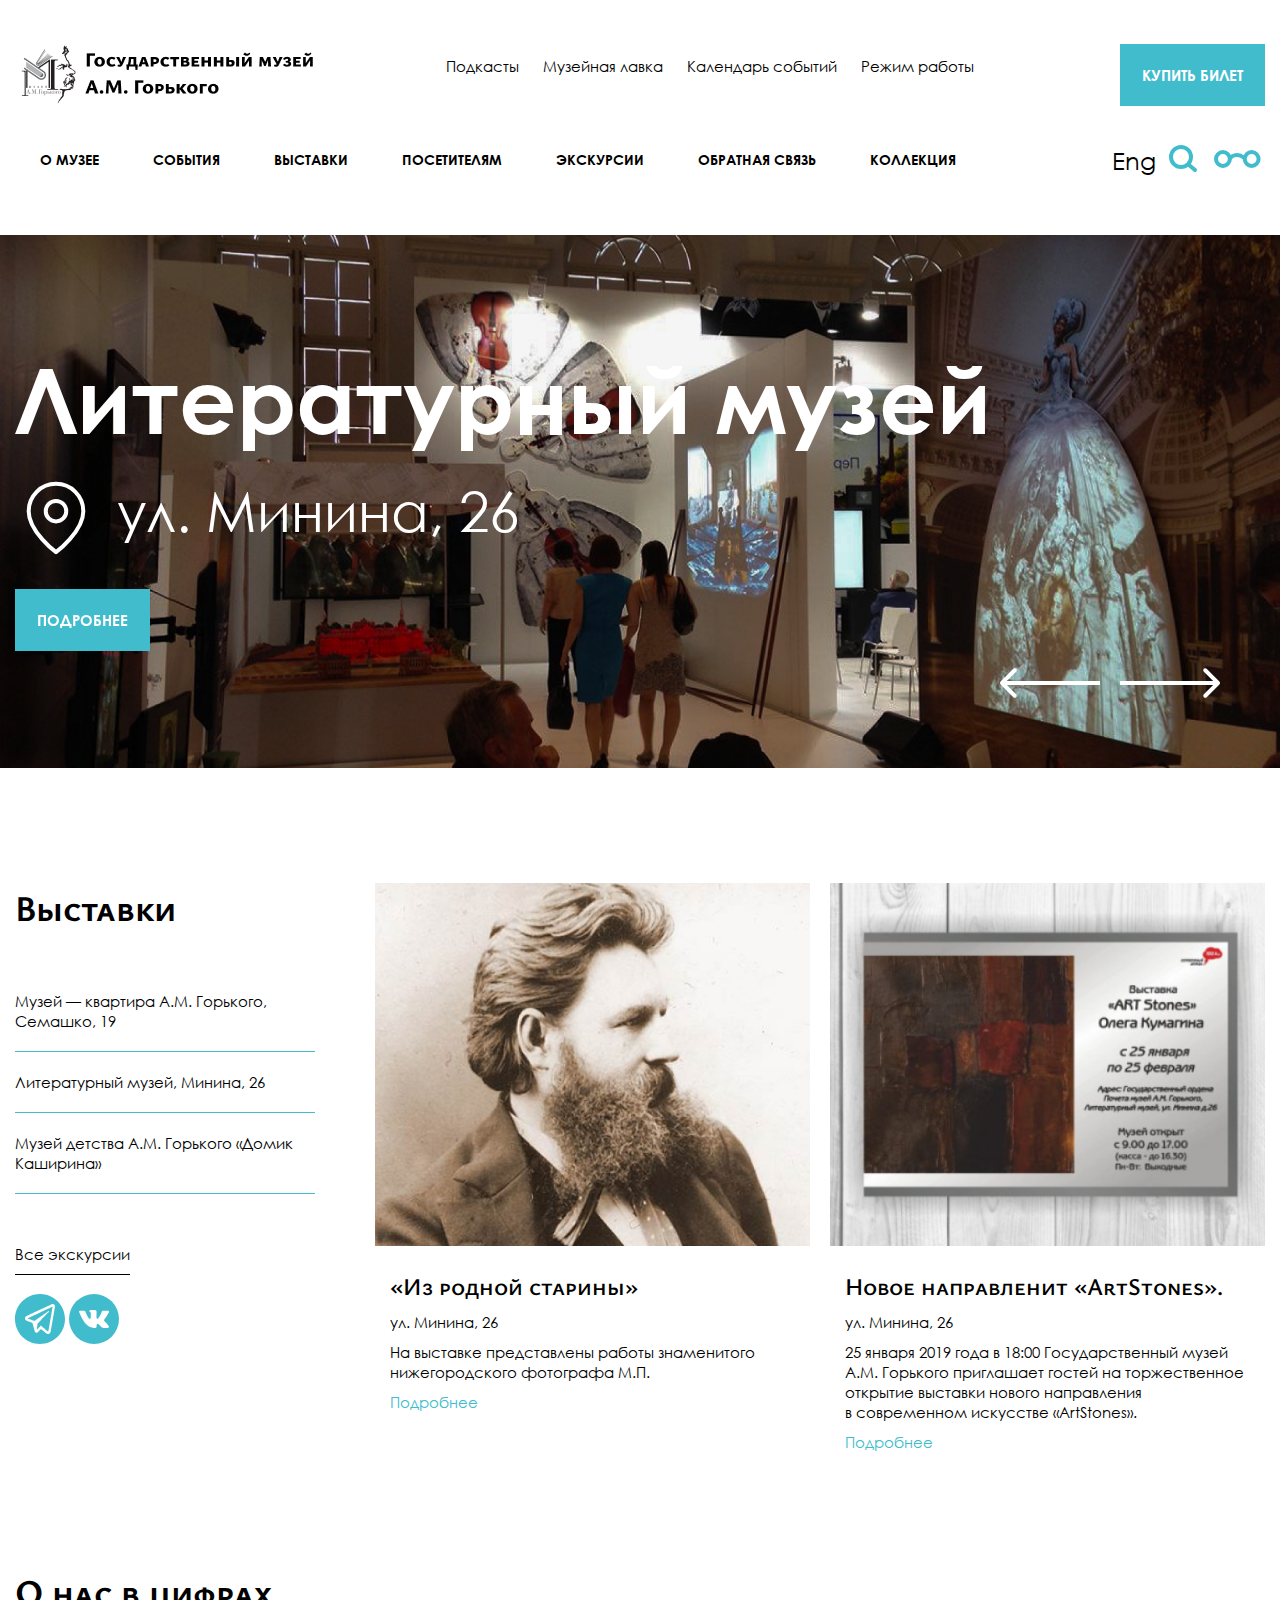
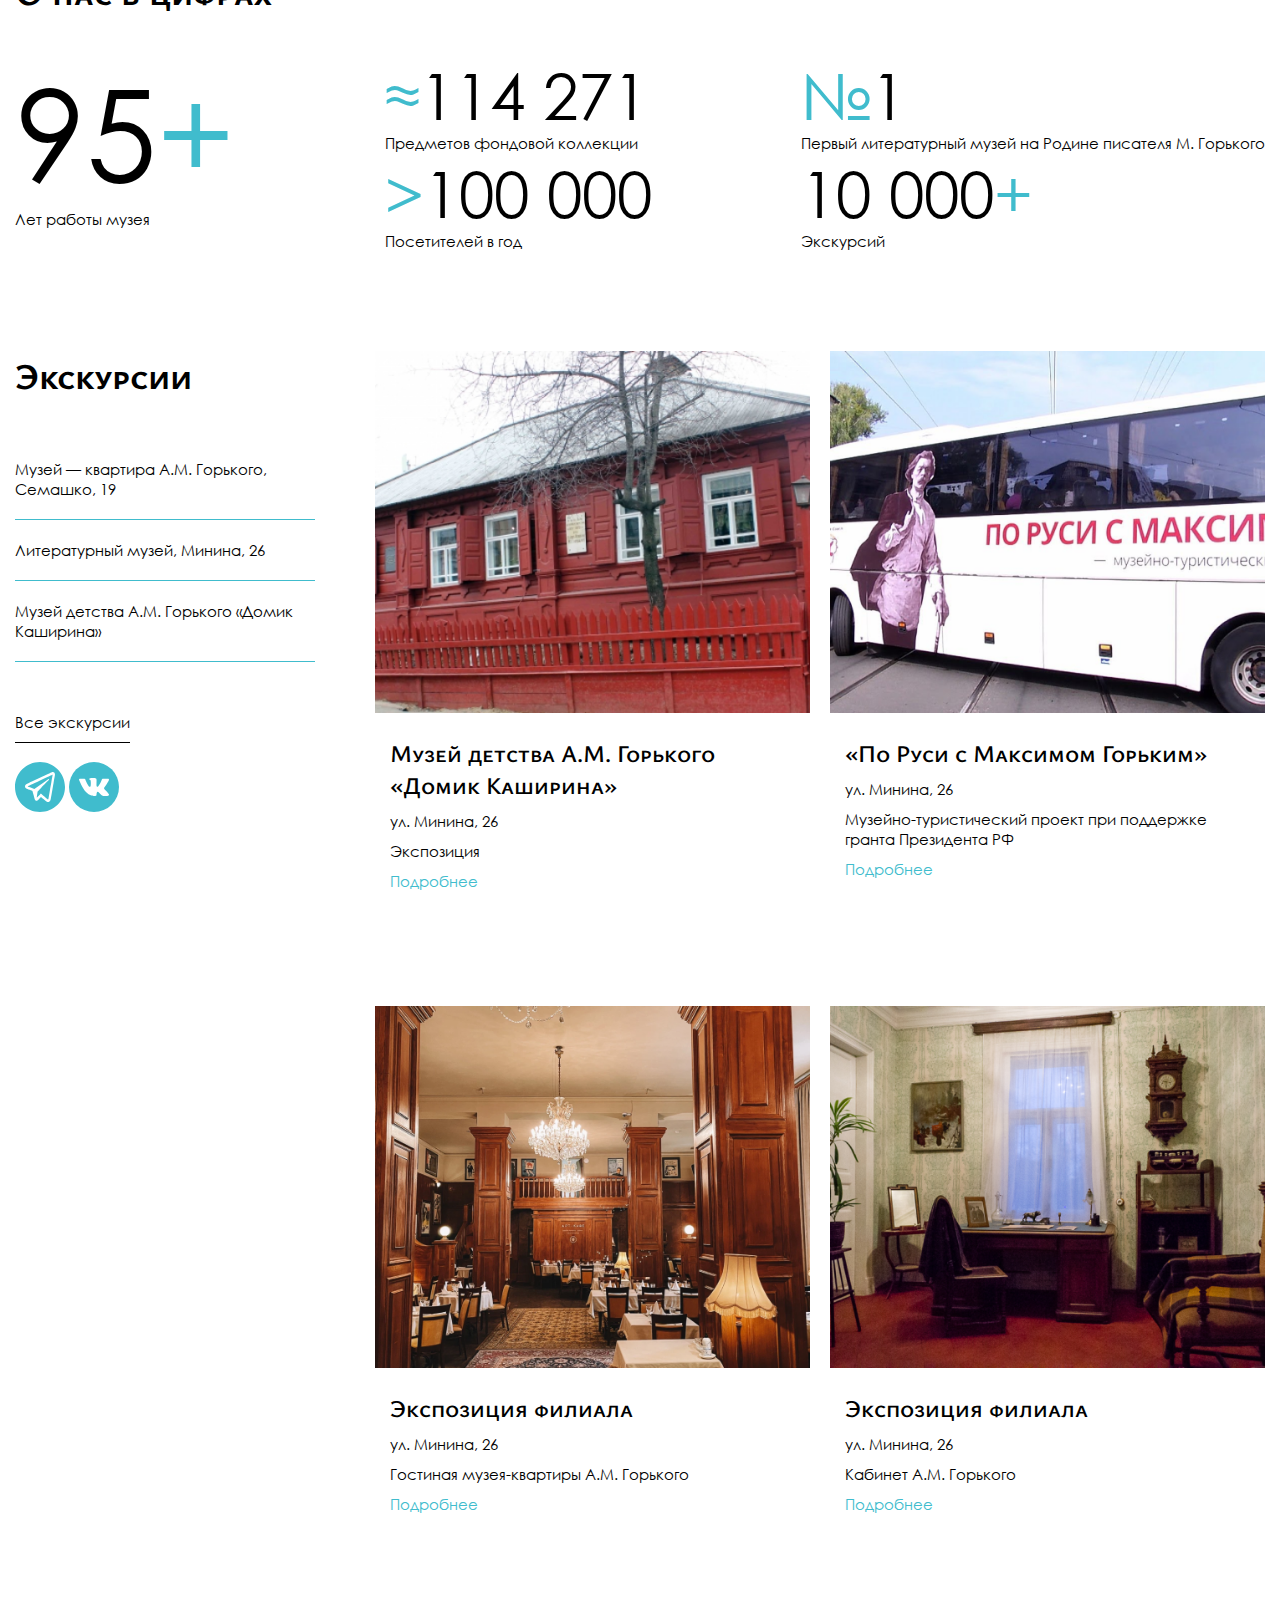
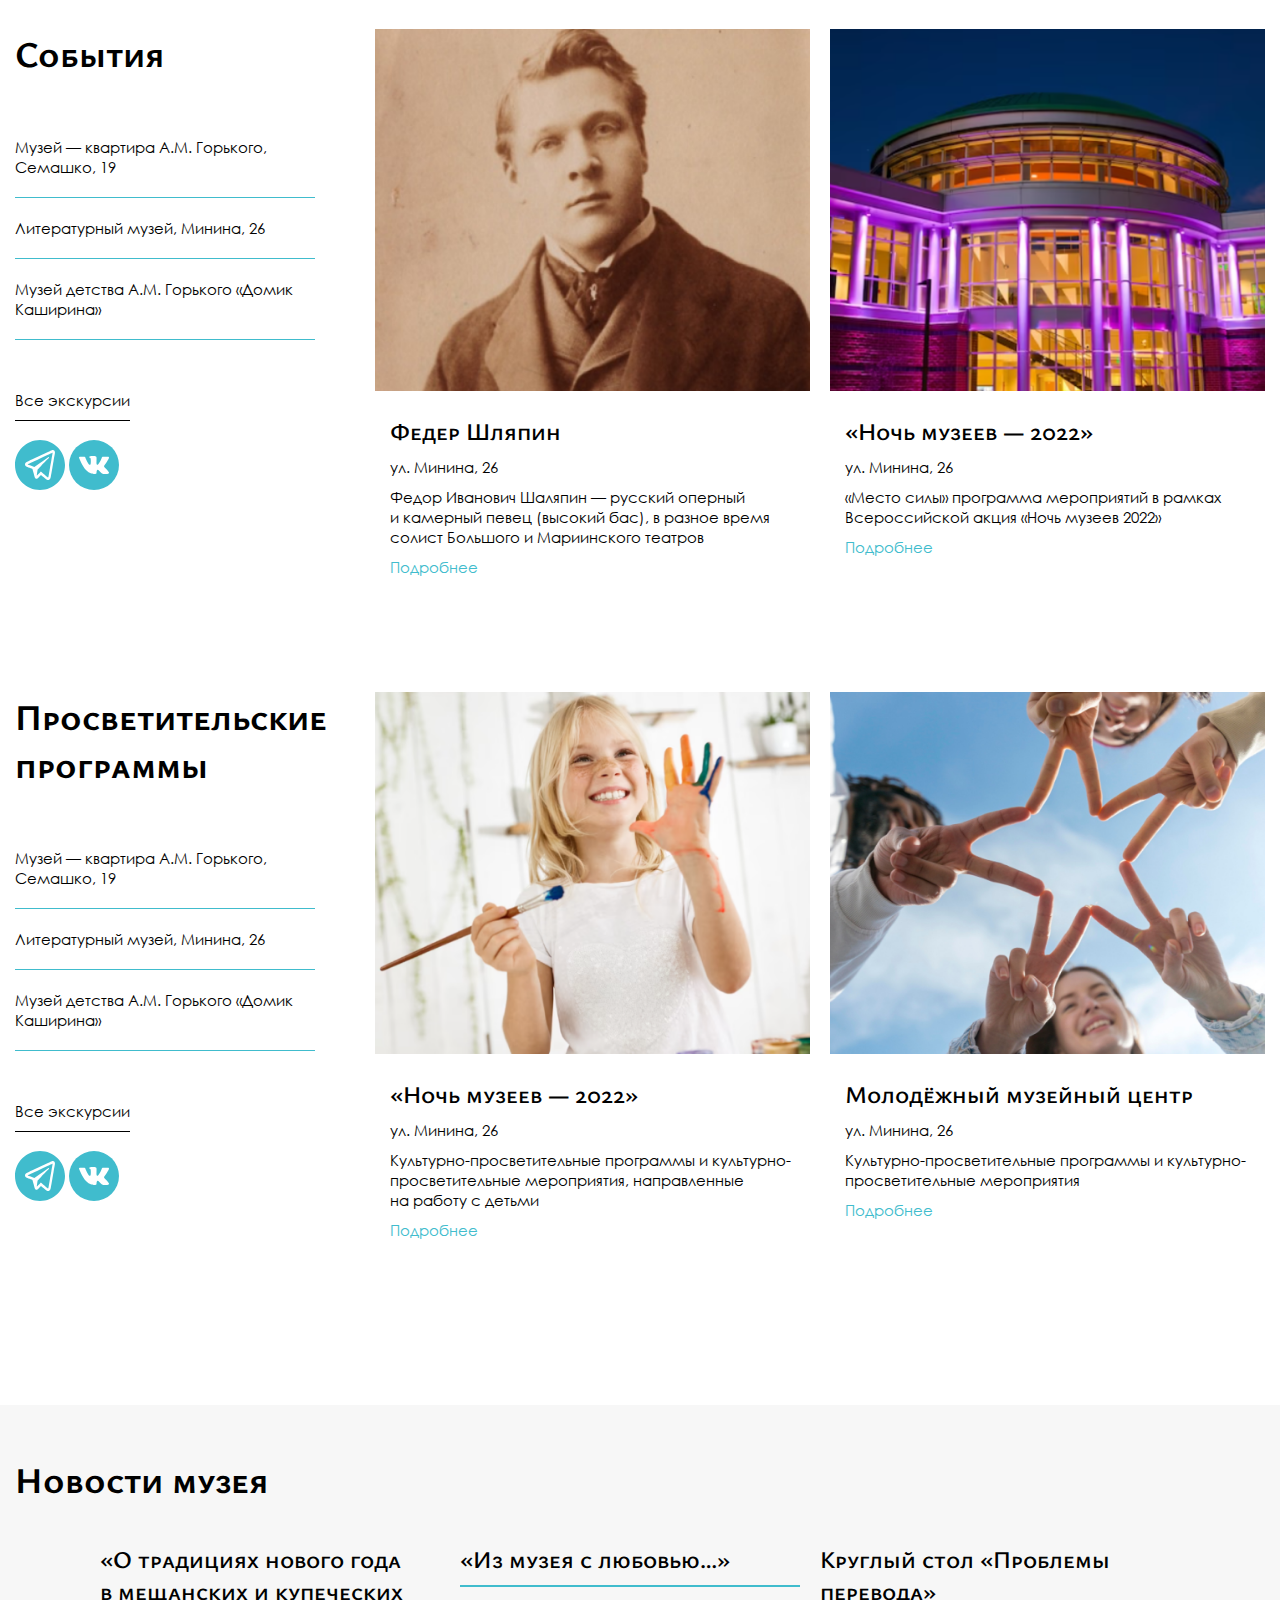
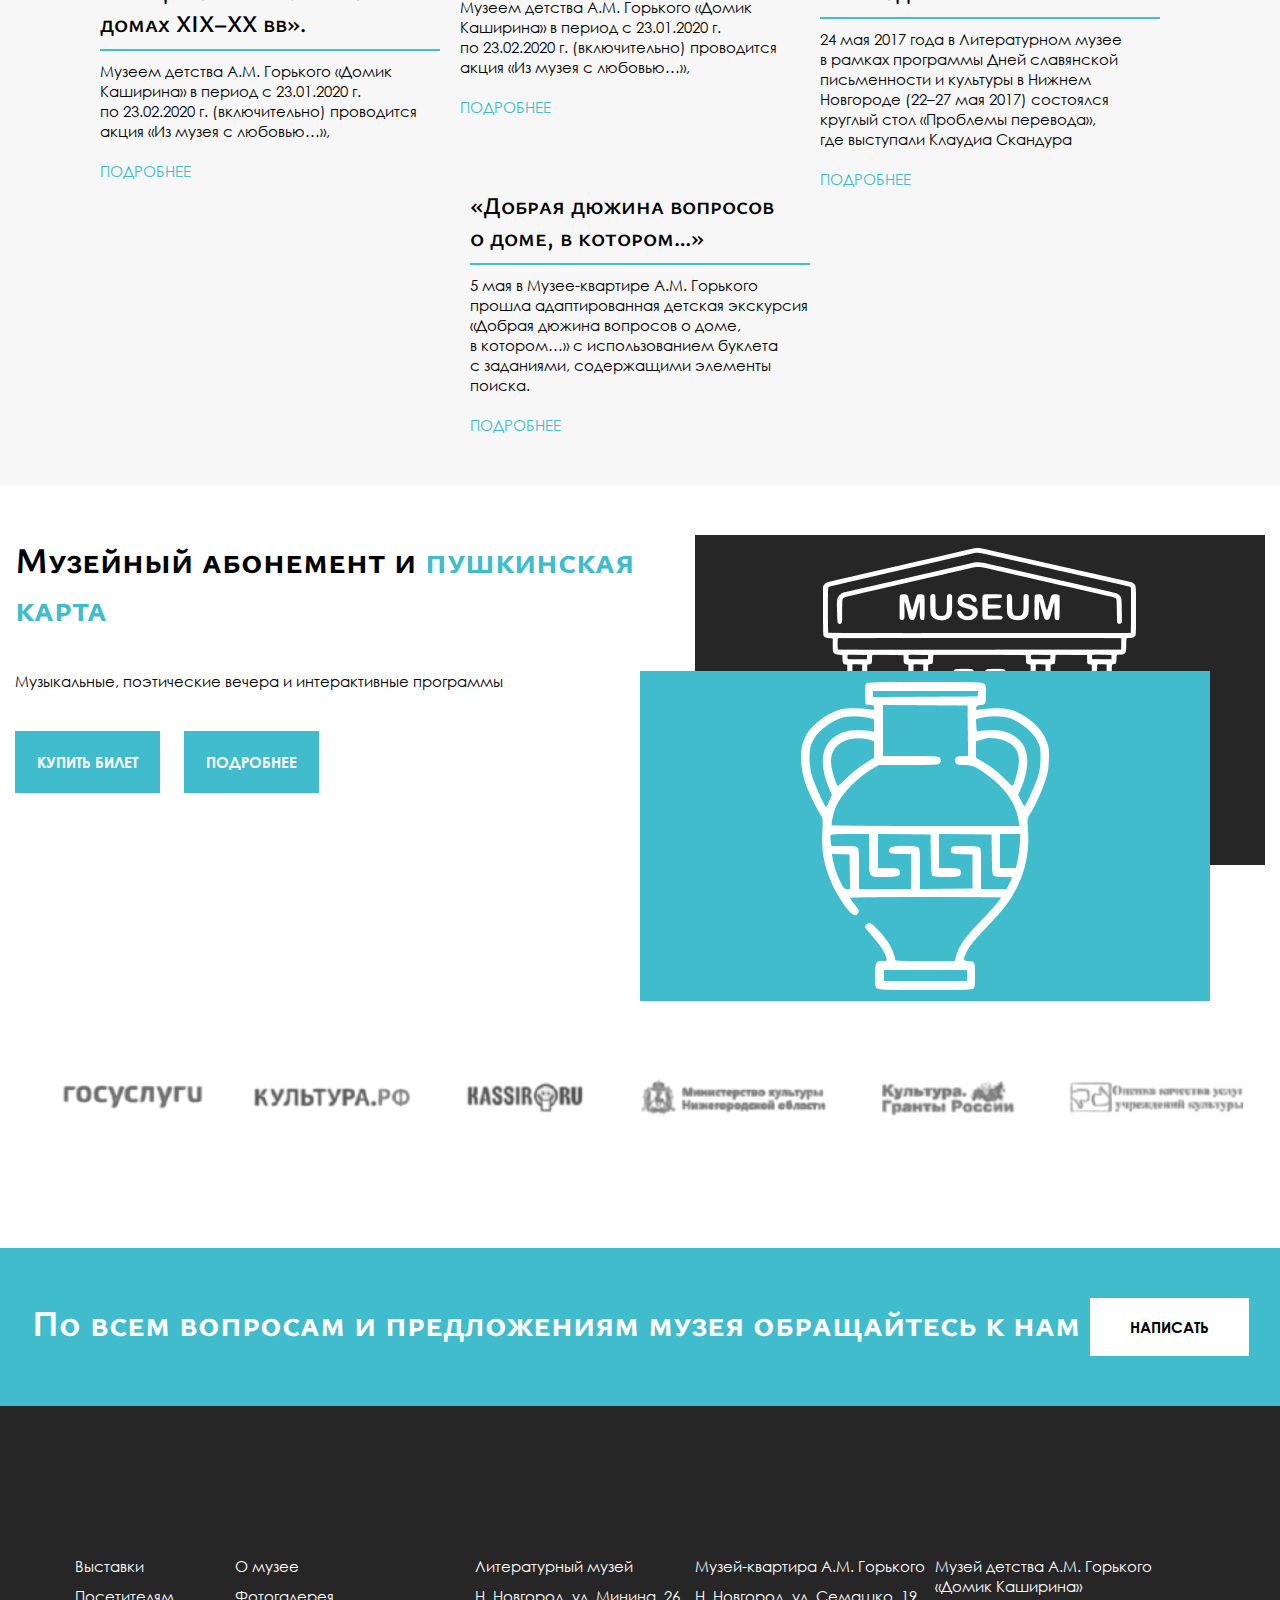
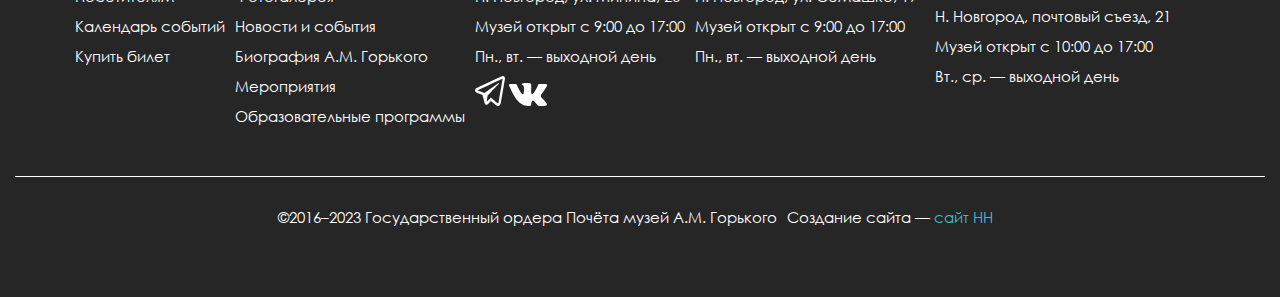
<file: index.html>
<!DOCTYPE html>
<html lang="ru">

<head>
    <meta charset="UTF-8">
    <meta name="viewport" content="width=device-width, initial-scale=1.0">
    <title>Музей Горького</title>

    <link rel="stylesheet" href="https://fonts.googleapis.com/css2?family=Material+Symbols+Rounded:opsz,wght,FILL,GRAD@20..48,100..700,0..1,-50..200" />

    <link rel="stylesheet" href="css/slick.css">
    <link rel="stylesheet" href="css/style.css">
    <link rel="stylesheet" href="css/media.css">
</head>

<body>
    <div class="wrapper">

        <header class="header ">
            <div class="container">
                <div class="header__inner">
                    <div class="header__top">
                        <a href="#" class="header__logo">
                            <img src="images/logo.png" alt="logo">
                        </a>
                        <a href="#" class="header__logo-mobile">
                            <img src="images/logo-mobile.png" alt="logo">
                        </a>
                        <div class="header__settings-mobile">
                            <a href="#">
                                <img src="images/glass-mobile.svg" alt="">
                            </a>
                            <a href="#">
                                <img src="images/search-mobile.svg" alt="">
                            </a>
                        </div>
                        <div class="header__burger">
                            <span></span>
                        </div>
                        <ul class="header__top-nav">
                            <li class="header__top-li">
                                <a href="#" class="header__top-link">Подкасты</a>
                            </li>
                            <li class="header__top-li">
                                <a href="#" class="header__top-link">Музейная лавка</a>
                            </li>
                            <li class="header__top-li header__calendar-link">
                                <a href="#" class="header__top-link">Календарь событий</a>
                                <div class="header__calendar">
                                    
                                    <header class="header__calendar-header">
                                        <p class="current-date"></p>
                                        <div class="icons">
                                            <span id="prev" class="material-symbols-rounded">chevron_left</span>
                                            <span id="next" class="material-symbols-rounded">chevron_right</span>
                                        </div>
                                    </header>
                                    
                                    <div class="calendar">
                                        <ul class="weeks">
                                            <li>Пн</li>
                                            <li>Вт</li>
                                            <li>Ср</li>
                                            <li>Чт</li>
                                            <li>Пт</li>
                                            <li>Сб</li>
                                            <li>Вс</li>
                                        </ul>
                                        <ul class="days"></ul>
                                    </div>

                                </div>
                            </li>
                            <li class="header__top-li">
                                <a href="#" class="header__top-link">Режим работы</a>
                            </li>
                        </ul>
                        <a href="#" class="btn">купить билет</a>
                    </div>
                    <div class="header__bottom">
                        <nav class="header__menu">
                            <ul class="header__menu-list">
                                <li class="header__menu-li">
                                    <a href="#" class="header__menu-link">О музее</a>
                                </li>
                                <li class="header__menu-li">
                                    <a href="#" class="header__menu-link">События</a>
                                </li>
                                <li class="header__menu-li">
                                    <a href="#" class="header__menu-link">Выставки</a>
                                </li>
                                <li class="header__menu-li">
                                    <a href="#" class="header__menu-link">Посетителям</a>
                                </li>
                                <li class="header__menu-li">
                                    <a href="#" class="header__menu-link">Экскурсии</a>
                                </li>
                                <li class="header__menu-li">
                                    <a href="#popup__feedback" class="header__menu-link popup__link">Обратная связь</a>
                                </li>
                                <li class="header__menu-li">
                                    <a href="#" class="header__menu-link">коллекция</a>
                                </li>
                            </ul>
                        </nav>
                        <div class="header__settings">
                            <a href="#">Eng</a>
                            <a href="#">
                                <img src="images/search.svg" alt="#">
                            </a>
                            <a href="#">
                                <img src="images/glass.svg" alt="#">
                            </a>
                        </div>
                    </div> 

                    <div class="header__mobile">
                        <nav class="header__menu-mobile">
                            <ul class="header__menu-list">
                                <li class="header__menu-li">
                                    <a href="#" class="header__menu-link">О музее</a>
                                </li>
                                <li class="header__menu-li">
                                    <a href="#" class="header__menu-link">События</a>
                                </li>
                                <li class="header__menu-li">
                                    <a href="#" class="header__menu-link">Выставки</a>
                                </li>
                                <li class="header__menu-li">
                                    <a href="#" class="header__menu-link">Посетителям</a>
                                </li>
                                <li class="header__menu-li">
                                    <a href="#" class="header__menu-link">Экскурсии</a>
                                </li>
                                <li class="header__menu-li">
                                    <a href="#popup__feedback" class="header__menu-link popup__link">Обратная связь</a>
                                </li>
                                <li class="header__menu-li">
                                    <a href="#" class="header__menu-link">коллекция</a>
                                </li>
                            </ul>
                        </nav>
                        <ul class="header__top-nav-mobile">
                            <li class="header__top-li">
                                <a href="#" class="header__top-link">Подкасты</a>
                            </li>
                            <li class="header__top-li">
                                <a href="#" class="header__top-link">Музейная лавка</a>
                            </li>
                            <li class="header__top-li header__calendar-link">
                                <a href="#" class="header__top-link">Календарь событий</a>
                                <!-- <div class="header__calendar">
                                    
                                    <header class="header__calendar-header">
                                        <p class="current-date"></p>
                                        <div class="icons">
                                            <span id="prev" class="material-symbols-rounded">chevron_left</span>
                                            <span id="next" class="material-symbols-rounded">chevron_right</span>
                                        </div>
                                    </header>
                                    
                                    <div class="calendar">
                                        <ul class="weeks">
                                            <li>Пн</li>
                                            <li>Вт</li>
                                            <li>Ср</li>
                                            <li>Чт</li>
                                            <li>Пт</li>
                                            <li>Сб</li>
                                            <li>Вс</li>
                                        </ul>
                                        <ul class="days"></ul>
                                    </div>

                                </div> -->
                            </li>
                            <li class="header__top-li">
                                <a href="#" class="header__top-link">Режим работы</a>
                            </li>
                        </ul>

                        <div class="header__mobile-lang">
                            <a href="#">Ru</a>
                            <a href="#">Eng</a>
                        </div>
                    </div>

                </div>
            </div>
        </header>

        <section class="top ">
            <div class="container">
                <div class="top__inner-mobile">
                    <h1 class="top__title-mobile">Литературный музей </h1>
                    <div class="top__mobile-flex">
                        <p class="top__place-mobile">ул. Минина, 26</p>
                        <a href="#" class="btn">ПОДРОБНЕЕ</a>
                    </div>
                </div>
            </div>
            <div class="top__slider">
                <div class="top__slider-item">
                    <img src="images/top-slider.png" alt="slider-img">
                </div>
                <div class="top__slider-item">
                    <img src="images/top-slider.png" alt="slider-img">
                </div>
                <div class="top__slider-item">
                    <img src="images/top-slider.png" alt="slider-img">
                </div>
            </div>
            <div class="container">
                <div class="top__inner">
                    <h1 class="top__title">Литературный музей </h1>
                    <p class="top__place">ул. Минина, 26</p>
                    <a href="#" class="btn">ПОДРОБНЕЕ</a>
                </div>
                <a href="#" class="btn btn__mobile">купить билет</a>
            </div>
        </section>

        <section class="about ">
            <div class="container">
                <div class="about__flex exhibition">
                    <div class="about__flex-filials">
                        <h1 class="about__title">Выставки</h1>
                        <div class="about__filials">
                            <div class="about__filials-item">Музей — квартира А.М. Горького, Семашко, 19</div>
                            <div class="about__filials-item">Литературный музей, Минина, 26</div>
                            <div class="about__filials-item">Музей детства А.М. Горького «Домик Каширина»</div>
                        </div>
                        <div class="about__all">
                            <a href="#" class="about__all-link">Все экскурсии</a>
                        </div>
                        <div class="about__soc">
                            <a href="#" class="about__soc-link">
                                <img src="images/tg.svg" alt="Telegram">
                            </a>
                            <a href="#" class="about__soc-link">
                                <img src="images/vk.svg" alt="VKontakte">
                            </a>
                        </div>
                    </div>
                    <div class="about__flex-descr">
                        <div class="about__flex-item">
                            <img class="about__flex-img" src="images/exh-1.png" alt="#">
                            <div class="about__flex-p">
                                <p class="about__flex-title">«Из родной старины»</p>
                                <p class="about__flex-place">ул. Минина, 26</p>
                                <p class="about__flex-text">На выставке представлены работы знаменитого нижегородского
                                    фотографа М.П.</p>
                                <a href="#" class="about__flex-btn">Подробнее</a>
                            </div>
                        </div>
                        <div class="about__flex-item">
                            <img class="about__flex-img" src="images/exh-2.png" alt="#">
                            <div class="about__flex-p">
                                <p class="about__flex-title">Новое направлениt «ArtStones».</p>
                                <p class="about__flex-place">ул. Минина, 26</p>
                                <p class="about__flex-text">25 января 2019 года в 18:00 Государственный музей
                                    А.М. Горького приглашает гостей на торжественное открытие выставки нового
                                    направления в современном искусстве «ArtStones».</p>
                                <a href="#" class="about__flex-btn">Подробнее</a>
                            </div>
                        </div>
                    </div>
                </div>


                <div class="about__inline cypher">
                    <h1 class="about__title">О нас в цифрах</h1>
                    <div class="about__flex">
                        <div class="about__inline-item">
                            <p class="years">95<span>+</span></p>
                            <p>Лет работы музея</p>
                        </div>
                        <div class="about__inline-item">
                            <div>
                                <p class="chislo"><span>≈</span>114 271</p>
                                <p class="text">Предметов фондовой коллекции</p>
                            </div>
                            <div>
                                <p class="chislo"><span>></span>100 000</p>
                                <p class="text">Посетителей в год</p>
                            </div>
                        </div>
                        <div class="about__inline-item">
                            <div>
                                <p class="chislo"><span>№</span>1</p>
                                <p class="text">Первый литературный музей на Родине писателя М. Горького</p>
                            </div>
                            <div>
                                <p class="chislo">10 000<span>+</span></p>
                                <p class="text">Экскурсий</p>
                            </div>
                        </div>
                    </div>
                </div>

                <div class="about__flex excursions">
                    <div class="about__flex-filials">
                        <h1 class="about__title">Экскурсии</h1>
                        <div class="about__filials">
                            <div class="about__filials-item">Музей — квартира А.М. Горького, Семашко, 19</div>
                            <div class="about__filials-item">Литературный музей, Минина, 26</div>
                            <div class="about__filials-item">Музей детства А.М. Горького «Домик Каширина»</div>
                        </div>
                        <div class="about__all">
                            <a href="#" class="about__all-link">Все экскурсии</a>
                        </div>
                        <div class="about__soc">
                            <a href="#" class="about__soc-link">
                                <img src="images/tg.svg" alt="Telegram">
                            </a>
                            <a href="#" class="about__soc-link">
                                <img src="images/vk.svg" alt="VKontakte">
                            </a>
                        </div>
                    </div>
                    <div class="about__flex-descr">
                        <div class="about__flex-item">
                            <img class="about__flex-img" src="images/kashirin.png" alt="#">
                            <div class="about__flex-p">
                                <p class="about__flex-title">Музей детства А.М. Горького «Домик Каширина»</p>
                                <p class="about__flex-place">ул. Минина, 26</p>
                                <p class="about__flex-text">Экспозиция</p>
                                <a href="#" class="about__flex-btn">Подробнее</a>
                            </div>
                        </div>
                        <div class="about__flex-item">
                            <img class="about__flex-img" src="images/bus.png" alt="#">
                            <div class="about__flex-p">
                                <p class="about__flex-title">«По Руси с Максимом Горьким»</p>
                                <p class="about__flex-place">ул. Минина, 26</p>
                                <p class="about__flex-text">Музейно-туристический проект при поддержке гранта
                                    Президента РФ</p>
                                <a href="#" class="about__flex-btn">Подробнее</a>
                            </div>
                        </div>
                        <div class="about__flex-item">
                            <img class="about__flex-img" src="images/exposition.png" alt="#">
                            <div class="about__flex-p">
                                <p class="about__flex-title">Экспозиция филиала</p>
                                <p class="about__flex-place">ул. Минина, 26</p>
                                <p class="about__flex-text">Гостиная музея-квартиры А.М. Горького</p>
                                <a href="#" class="about__flex-btn">Подробнее</a>
                            </div>
                        </div>
                        <div class="about__flex-item">
                            <img class="about__flex-img" src="images/exposition2.png" alt="#">
                            <div class="about__flex-p">
                                <p class="about__flex-title">Экспозиция филиала</p>
                                <p class="about__flex-place">ул. Минина, 26</p>
                                <p class="about__flex-text">Кабинет А.М. Горького</p>
                                <a href="#" class="about__flex-btn">Подробнее</a>
                            </div>
                        </div>
                    </div>
                </div>

                <div class="about__flex events">
                    <div class="about__flex-filials">
                        <h1 class="about__title">События</h1>
                        <div class="about__filials">
                            <div class="about__filials-item">Музей — квартира А.М. Горького, Семашко, 19</div>
                            <div class="about__filials-item">Литературный музей, Минина, 26</div>
                            <div class="about__filials-item">Музей детства А.М. Горького «Домик Каширина»</div>
                        </div>
                        <div class="about__all">
                            <a href="#" class="about__all-link">Все экскурсии</a>
                        </div>
                        <div class="about__soc">
                            <a href="#" class="about__soc-link">
                                <img src="images/tg.svg" alt="Telegram">
                            </a>
                            <a href="#" class="about__soc-link">
                                <img src="images/vk.svg" alt="VKontakte">
                            </a>
                        </div>
                    </div>
                    <div class="about__flex-descr">
                        <div class="about__flex-item">
                            <img class="about__flex-img" src="images/shalyapin.png" alt="#">
                            <div class="about__flex-p">
                                <p class="about__flex-title">Федер Шляпин</p>
                                <p class="about__flex-place">ул. Минина, 26</p>
                                <p class="about__flex-text">Федор Иванович Шаляпин — русский оперный и камерный певец
                                    (высокий бас), в разное время солист Большого и Мариинского театров</p>
                                <a href="#" class="about__flex-btn">Подробнее</a>
                            </div>
                        </div>
                        <div class="about__flex-item">
                            <img class="about__flex-img" src="images/night.png" alt="#">
                            <div class="about__flex-p">
                                <p class="about__flex-title">«Ночь музеев — 2022»</p>
                                <p class="about__flex-place">ул. Минина, 26</p>
                                <p class="about__flex-text">«Место силы» программа мероприятий в рамках Всероссийской
                                    акция «Ночь музеев 2022»</p>
                                <a href="#" class="about__flex-btn">Подробнее</a>
                            </div>
                        </div>
                    </div>
                </div>

                <div class="about__flex programms">
                    <div class="about__flex-filials">
                        <h1 class="about__title">Просветительские программы</h1>
                        <div class="about__filials">
                            <div class="about__filials-item">Музей — квартира А.М. Горького, Семашко, 19</div>
                            <div class="about__filials-item">Литературный музей, Минина, 26</div>
                            <div class="about__filials-item">Музей детства А.М. Горького «Домик Каширина»</div>
                        </div>
                        <div class="about__all">
                            <a href="#" class="about__all-link">Все экскурсии</a>
                        </div>
                        <div class="about__soc">
                            <a href="#" class="about__soc-link">
                                <img src="images/tg.svg" alt="Telegram">
                            </a>
                            <a href="#" class="about__soc-link">
                                <img src="images/vk.svg" alt="VKontakte">
                            </a>
                        </div>
                    </div>
                    <div class="about__flex-descr">
                        <div class="about__flex-item">
                            <img class="about__flex-img" src="images/kid.png" alt="#">
                            <div class="about__flex-p">
                                <p class="about__flex-title">«Ночь музеев — 2022»</p>
                                <p class="about__flex-place">ул. Минина, 26</p>
                                <p class="about__flex-text">Культурно-просветительные программы
                                    и культурно-просветительные мероприятия, направленные на работу с детьми</p>
                                <a href="#" class="about__flex-btn">Подробнее</a>
                            </div>
                        </div>
                        <div class="about__flex-item">
                            <img class="about__flex-img" src="images/molodezh.png" alt="#">
                            <div class="about__flex-p">
                                <p class="about__flex-title">Молодёжный музейный центр</p>
                                <p class="about__flex-place">ул. Минина, 26</p>
                                <p class="about__flex-text">Культурно-просветительные программы
                                    и культурно-просветительные мероприятия</p>
                                <a href="#" class="about__flex-btn">Подробнее</a>
                            </div>
                        </div>
                    </div>
                </div>
            </div>
        </section>

        <section class="news">
            <div class="container">
                <div class="news__inner">
                    <h1 class="news__title">Новости музея</h1>
                    <div class="news__list">
                        <div class="news__list-item">
                            <p class="news__list-title">«О традициях нового года в мещанских и купеческих домах
                                XIX–XX вв».</p>
                            <p class="news__list-descr">Музеем детства А.М. Горького «Домик Каширина» в период
                                с 23.01.2020 г. по 23.02.2020 г. (включительно) проводится акция «Из музея с любовью…»,
                            </p>
                            <a href="#" class="news__list-btn">ПОДРОБНЕЕ</a>
                        </div>
                        <div class="news__list-item">
                            <p class="news__list-title">«Из музея с любовью…»</p>
                            <p class="news__list-descr">Музеем детства А.М. Горького «Домик Каширина» в период
                                с 23.01.2020 г. по 23.02.2020 г. (включительно) проводится акция «Из музея с любовью…»,
                            </p>
                            <a href="#" class="news__list-btn">ПОДРОБНЕЕ</a>
                        </div>
                        <div class="news__list-item">
                            <p class="news__list-title">Круглый стол «Проблемы перевода»</p>
                            <p class="news__list-descr">24 мая 2017 года в Литературном музее в рамках программы Дней
                                славянской письменности и культуры в Нижнем Новгороде (22–27 мая 2017) состоялся круглый
                                стол «Проблемы перевода», где выступали Клаудиа Скандура</p>
                            <a href="#" class="news__list-btn">ПОДРОБНЕЕ</a>
                        </div>
                        <div class="news__list-item">
                            <p class="news__list-title">«Добрая дюжина вопросов о доме, в котором…»</p>
                            <p class="news__list-descr">5 мая в Музее-квартире А.М. Горького прошла адаптированная
                                детская экскурсия «Добрая дюжина вопросов о доме, в котором…» с использованием буклета
                                с заданиями, содержащими элементы поиска.</p>
                            <a href="#" class="news__list-btn">ПОДРОБНЕЕ</a>
                        </div>
                    </div>
                </div>
            </div>
        </section>

        <section class="card ">
            <div class="container">
                <div class="card__inner">
                    <div class="card__items">
                        <div class="card__item">
                            <h1 class="card__title">Музейный абонемент и <span>пушкинская карта</span></h1>
                            <p class="card__descr">Музыкальные, поэтические вечера и интерактивные программы</p>
                            <div class="card__btns">
                                <a href="#" class="btn">КУПИТЬ БИЛЕТ</a>
                                <a href="#" class="btn">ПОДРОБНЕЕ</a>
                            </div>
                        </div>
                        <div class="card__item _images">
                            <img class="card__black" src="images/card_black.png" alt="">
                            <img class="card__blue" src="images/card_blue.png" alt="">
                        </div>
                    </div>
                    <div class="card__partners">
                        <img src="images/card_partners.png" alt="">
                    </div>
                </div>
            </div>
        </section>

        <section class="feedback ">
            <div class="container">
                <div class="feedback__inner">
                    <p class="feedback__title">По всем вопросам и предложениям музея обращайтесь к нам</p>
                    <a href="#" class="feedback__btn">НАПИСАТЬ</a>
                </div>
            </div>
        </section>
 
        <footer class="footer lock-padding">
            <div class="container">
                <div class="footer__inner">
                    <div class="footer__menu">
                        <div class="footer__menu-item">
                            <ul class="footer__menu-list">
                                <li class="footer__menu-li">
                                    <a href="#" class="footer__menu-link">Выставки</a>
                                </li>
                                <li class="footer__menu-li">
                                    <a href="#" class="footer__menu-link">Посетителям</a>
                                </li>
                                <li class="footer__menu-li">
                                    <a href="#" class="footer__menu-link">Календарь событий</a>
                                </li>
                                <li class="footer__menu-li">
                                    <a href="#" class="footer__menu-link">Купить билет</a>
                                </li>
                            </ul>
                        </div>
                        <div class="footer__menu-item">
                            <ul class="footer__menu-list">
                                <li class="footer__menu-li">
                                    <a href="#" class="footer__menu-link">О музее</a>
                                </li>
                                <li class="footer__menu-li">
                                    <a href="#" class="footer__menu-link">Фотогалерея</a>
                                </li>
                                <li class="footer__menu-li">
                                    <a href="#" class="footer__menu-link">Новости и события</a>
                                </li>
                                <li class="footer__menu-li">
                                    <a href="#" class="footer__menu-link">Биография А.М. Горького</a>
                                </li>
                                <li class="footer__menu-li">
                                    <a href="#" class="footer__menu-link">Мероприятия</a>
                                </li>
                                <li class="footer__menu-li">
                                    <a href="#" class="footer__menu-link">Образовательные программы</a>
                                </li>
                            </ul>
                        </div>
                        <div class="footer__menu-item">
                            <ul class="footer__menu-list">
                                <li class="footer__menu-li">Литературный музей</li>
                                <li class="footer__menu-li">Н. Новгород, ул. Минина, 26</li>
                                <li class="footer__menu-li">Музей открыт с 9:00 до 17:00</li>
                                <li class="footer__menu-li">Пн., вт. — выходной день</li>
                                <li class="footer__menu-li">
                                    <a href="#" class="footer__menu-link">
                                        <img src="images/footer-tg.svg" alt="Telegram">
                                    </a>
                                    <a href="#" class="footer__menu-link">
                                        <img src="images/footer-vk.svg" alt="VKontakte">
                                    </a>
                                </li>
                            </ul>
                        </div>
                        <div class="footer__menu-item">
                            <ul class="footer__menu-list">
                                <li class="footer__menu-li">Музей-квартира А.М. Горького</li>
                                <li class="footer__menu-li">Н. Новгород, ул. Семашко, 19</li>
                                <li class="footer__menu-li">Музей открыт с 9:00 до 17:00</li>
                                <li class="footer__menu-li">Пн., вт. — выходной день</li>
                            </ul>
                        </div>
                        <div class="footer__menu-item">
                            <ul class="footer__menu-list">
                                <li class="footer__menu-li">Музей детства А.М. Горького «Домик Каширина»</li>
                                <li class="footer__menu-li">Н. Новгород, почтовый съезд, 21</li>
                                <li class="footer__menu-li">Музей открыт с 10:00 до 17:00</li>
                                <li class="footer__menu-li">Вт., ср. — выходной день</li>
                            </ul>
                        </div>
                    </div>
                    <div class="footer__copy">
                        <p class="footer__copy-text">©2016–2023 Государственный ордера Почёта музей А.М. Горького</p>
                        <p class="footer__copy-text">Создание сайта — <a href="#">сайт НН</a></p>
                    </div>                    
                </div>
            </div>

            <!-- Госуслуги анимация появления -->

            <!-- <div class="scroll__item _anim-items _anim-no-hide">
                <div class="scroll__item-show _anim-show">
                    <div class="container">
                        <div class="scroll__item-inner">
                            <img src="images/gosuslugi.png" alt="gosuslugi">
                            <p class="scroll__item-title">Расскажите, как музей может стать лучше?</p>
                            <p class="scroll__item-text">Ждём ваших предложений</p>
                            <button class="btn" type="submit">отправить</button>
                        </div>
                    </div>
                </div>
            </div> -->

        </footer>

    </div>

    <div class="popup" id="popup__feedback">
        <div class="container">
            <div class="popup__inner popup__inner-form">
                <div class="popup__body">
                    <a class="popup__close" href="#"></a>
                    <p class="popup__title">Свяжитесь с нами</p>
                    <p class="popup__text">Заполните форму обратной связи и мы перезвоним вам в ближайшее время</p>
                    <form action="#" class="popup__form">
                        <input class="popup__form-input" type="text" name="name" id="name" placeholder="Имя">
                        <input class="popup__form-input" type="email" name="email" id="email" placeholder="Почта">
                        <input class="popup__form-input" type="tel" name="tel" id="tel" placeholder="Телефон">
                        <textarea class="popup__form-textarea" name="msg" id="msg"
                            placeholder="Ваше сообщение"></textarea>
                        <button class="popup__form-btn" type="submit">отправить</button>
                    </form>
                    <div class="popup__privacy">
                        <input class="popup__privacy-input" type="checkbox">
                        <p class="popup__privacy-text">Нажимая кнопку отправить, вы даёте согласие на обработку и хранение своих персональных данных, указанных выше</p>
                    </div>
                </div>
            </div>
        </div>
    </div> 



    <script src="https://ajax.googleapis.com/ajax/libs/jquery/3.7.0/jquery.min.js"></script>
    <script src="js/slick.min.js"></script>
    <script src="js/main.js"></script>
</body>

</html>
</file>
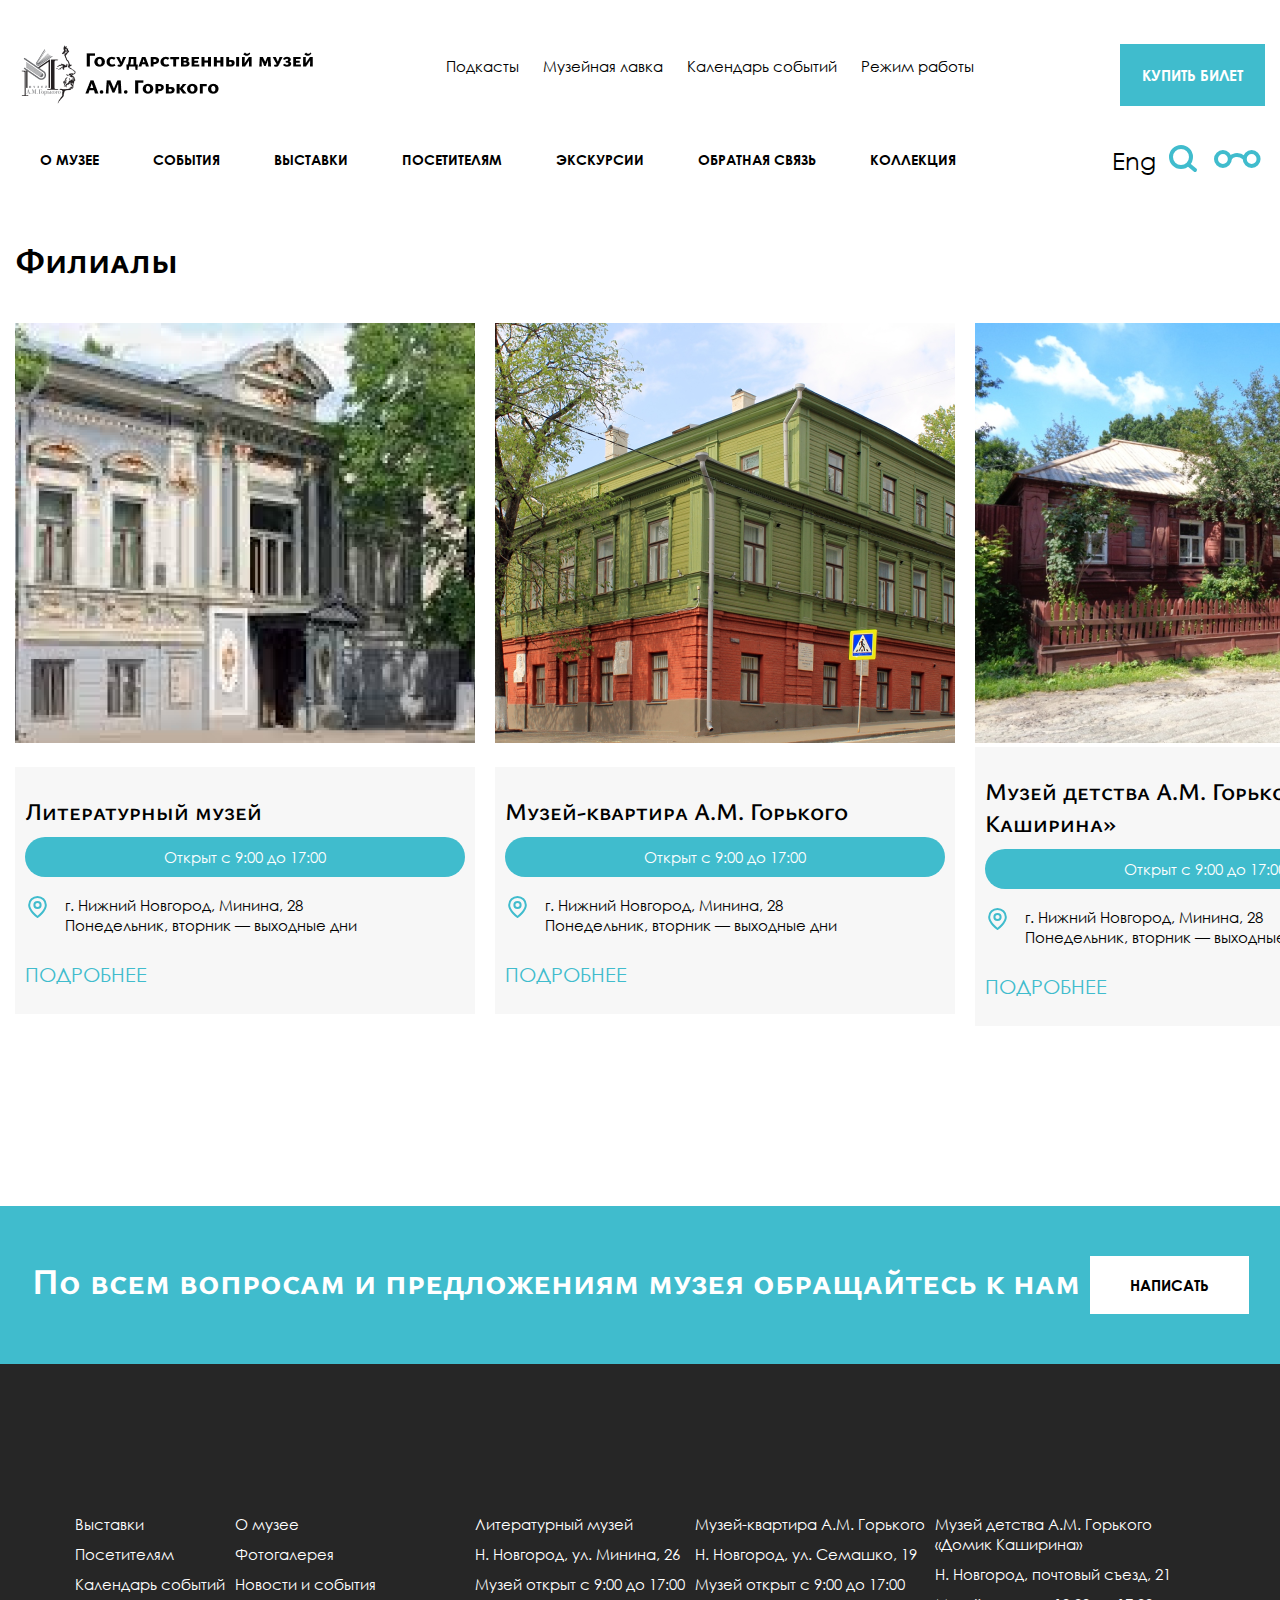
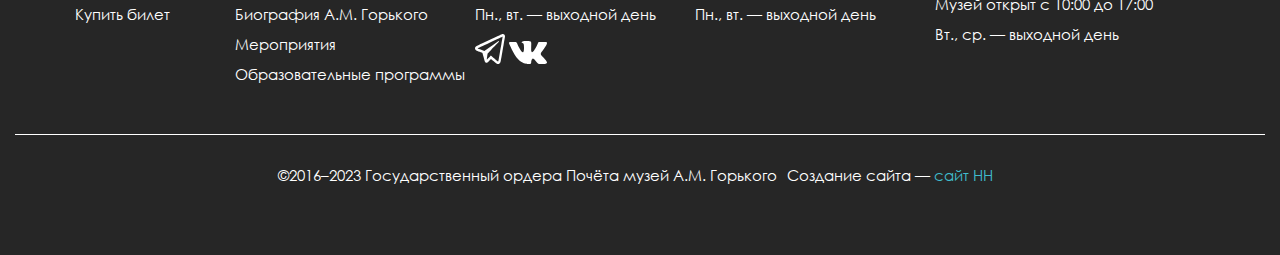
<file: pages/filials.html>
<!DOCTYPE html>
<html lang="en">
<head>
    <meta charset="UTF-8">
    <meta name="viewport" content="width=device-width, initial-scale=1.0">
    <title>Филиалы</title>

    <link rel="stylesheet" href="../css/slick.css">
    <link rel="stylesheet" href="../css/style_pages.css">
    <link rel="stylesheet" href="../css/media.css">
</head>
<body>
    
    <div class="wrapper">
        <header class="header ">
            <div class="container">
                <div class="header__inner">
                    <div class="header__top">
                        <a href="#" class="header__logo">
                            <img src="../images/logo.png" alt="logo">
                        </a>
                        <a href="#" class="header__logo-mobile">
                            <img src="../images/logo-mobile.png" alt="logo">
                        </a>
                        <div class="header__settings-mobile">
                            <a href="#">
                                <img src="../images/glass-mobile.svg" alt="">
                            </a>
                            <a href="#">
                                <img src="../images/search-mobile.svg" alt="">
                            </a>
                        </div>
                        <div class="header__burger">
                            <span></span>
                        </div>
                        <ul class="header__top-nav">
                            <li class="header__top-li">
                                <a href="#" class="header__top-link">Подкасты</a>
                            </li>
                            <li class="header__top-li">
                                <a href="#" class="header__top-link">Музейная лавка</a>
                            </li>
                            <li class="header__top-li header__calendar-link">
                                <a href="#" class="header__top-link">Календарь событий</a>
                                <div class="header__calendar">
                                    
                                    <header class="header__calendar-header">
                                        <p class="current-date"></p>
                                        <div class="icons">
                                            <span id="prev" class="material-symbols-rounded">chevron_left</span>
                                            <span id="next" class="material-symbols-rounded">chevron_right</span>
                                        </div>
                                    </header>
                                    
                                    <div class="calendar">
                                        <ul class="weeks">
                                            <li>Пн</li>
                                            <li>Вт</li>
                                            <li>Ср</li>
                                            <li>Чт</li>
                                            <li>Пт</li>
                                            <li>Сб</li>
                                            <li>Вс</li>
                                        </ul>
                                        <ul class="days"></ul>
                                    </div>

                                </div>
                            </li>
                            <li class="header__top-li">
                                <a href="#" class="header__top-link">Режим работы</a>
                            </li>
                        </ul>
                        <a href="#" class="btn">купить билет</a>
                    </div>
                    <div class="header__bottom">
                        <nav class="header__menu">
                            <ul class="header__menu-list">
                                <li class="header__menu-li">
                                    <a href="#" class="header__menu-link">О музее</a>
                                </li>
                                <li class="header__menu-li">
                                    <a href="#" class="header__menu-link">События</a>
                                </li>
                                <li class="header__menu-li">
                                    <a href="#" class="header__menu-link">Выставки</a>
                                </li>
                                <li class="header__menu-li">
                                    <a href="#" class="header__menu-link">Посетителям</a>
                                </li>
                                <li class="header__menu-li">
                                    <a href="#" class="header__menu-link">Экскурсии</a>
                                </li>
                                <li class="header__menu-li">
                                    <a href="#popup__feedback" class="header__menu-link popup__link">Обратная связь</a>
                                </li>
                                <li class="header__menu-li">
                                    <a href="#" class="header__menu-link">коллекция</a>
                                </li>
                            </ul>
                        </nav>
                        <div class="header__settings">
                            <a href="#">Eng</a>
                            <a href="#">
                                <img src="../images/search.svg" alt="#">
                            </a>
                            <a href="#">
                                <img src="../images/glass.svg" alt="#">
                            </a>
                        </div>
                    </div> 

                    <div class="header__mobile">
                        <nav class="header__menu-mobile">
                            <ul class="header__menu-list">
                                <li class="header__menu-li">
                                    <a href="#" class="header__menu-link">О музее</a>
                                </li>
                                <li class="header__menu-li">
                                    <a href="#" class="header__menu-link">События</a>
                                </li>
                                <li class="header__menu-li">
                                    <a href="#" class="header__menu-link">Выставки</a>
                                </li>
                                <li class="header__menu-li">
                                    <a href="#" class="header__menu-link">Посетителям</a>
                                </li>
                                <li class="header__menu-li">
                                    <a href="#" class="header__menu-link">Экскурсии</a>
                                </li>
                                <li class="header__menu-li">
                                    <a href="#popup__feedback" class="header__menu-link popup__link">Обратная связь</a>
                                </li>
                                <li class="header__menu-li">
                                    <a href="#" class="header__menu-link">коллекция</a>
                                </li>
                            </ul>
                        </nav>
                        <ul class="header__top-nav-mobile">
                            <li class="header__top-li">
                                <a href="#" class="header__top-link">Подкасты</a>
                            </li>
                            <li class="header__top-li">
                                <a href="#" class="header__top-link">Музейная лавка</a>
                            </li>
                            <li class="header__top-li header__calendar-link">
                                <a href="#" class="header__top-link">Календарь событий</a>
                                <!-- <div class="header__calendar">
                                    
                                    <header class="header__calendar-header">
                                        <p class="current-date"></p>
                                        <div class="icons">
                                            <span id="prev" class="material-symbols-rounded">chevron_left</span>
                                            <span id="next" class="material-symbols-rounded">chevron_right</span>
                                        </div>
                                    </header>
                                    
                                    <div class="calendar">
                                        <ul class="weeks">
                                            <li>Пн</li>
                                            <li>Вт</li>
                                            <li>Ср</li>
                                            <li>Чт</li>
                                            <li>Пт</li>
                                            <li>Сб</li>
                                            <li>Вс</li>
                                        </ul>
                                        <ul class="days"></ul>
                                    </div>

                                </div> -->
                            </li>
                            <li class="header__top-li">
                                <a href="#" class="header__top-link">Режим работы</a>
                            </li>
                        </ul>

                        <div class="header__mobile-lang">
                            <a href="#">Ru</a>
                            <a href="#">Eng</a>
                        </div>
                    </div>

                </div>
            </div>
        </header>

        <section class="filials">
            <div class="container">
                <h1 class="_title">Филиалы</h1>
                <div class="filials__items">

                    <div class="filials__item">
                        <div class="filials__item-img">
                            <img src="../images/музей 1.png" alt="museum">
                        </div>
                        <div class="filials__item-descr">
                            <p class="filials__item-title">Литературный музей</p>
                            <p class="filials__item-time">Открыт с 9:00 до 17:00</p>
                            <p class="filials__item-place">г. Нижний Новгород, Минина, 28 <br>
                                Понедельник, вторник — выходные дни</p>
                            <a href="./museum.html" class="filials__item-link">ПОДРОБНЕЕ</a>
                        </div>
                    </div>

                    <div class="filials__item">
                        <div class="filials__item-img">
                            <img src="../images/Улица_Семашко_дом_19,_Нижний_Новгород 1.png" alt="museum">
                        </div>
                        <div class="filials__item-descr">
                            <p class="filials__item-title">Музей-квартира А.М. Горького</p>
                            <p class="filials__item-time">Открыт с 9:00 до 17:00</p>
                            <p class="filials__item-place">г. Нижний Новгород, Минина, 28 <br> Понедельник, вторник — выходные дни</p>
                            <a href="./room.html" class="filials__item-link">ПОДРОБНЕЕ</a>
                        </div>
                    </div>     

                    <div class="filials__item">
                        <div class="filials__item-img">
                        <img src="../images/domik 1.png" alt="museum">
                        <div class="filials__item-descr">
                            <p class="filials__item-title">Музей детства А.М. Горького «Домик Каширина»</p>
                            <p class="filials__item-time">Открыт с 9:00 до 17:00</p>
                            <p class="filials__item-place">г. Нижний Новгород, Минина, 28 <br>
                                Понедельник, вторник — выходные дни</p>
                            <a href="./museum-child.html" class="filials__item-link">ПОДРОБНЕЕ</a>
                        </div>
                    </div>

                </div>
            </div>
        </section>

        <section class="feedback ">
            <div class="container">
                <div class="feedback__inner">
                    <p class="feedback__title">По всем вопросам и предложениям музея обращайтесь к нам</p>
                    <a href="#" class="feedback__btn">НАПИСАТЬ</a>
                </div>
            </div>
        </section>
 
        <footer class="footer lock-padding">
            <div class="container">
                <div class="footer__inner">
                    <div class="footer__menu">
                        <div class="footer__menu-item">
                            <ul class="footer__menu-list">
                                <li class="footer__menu-li">
                                    <a href="#" class="footer__menu-link">Выставки</a>
                                </li>
                                <li class="footer__menu-li">
                                    <a href="#" class="footer__menu-link">Посетителям</a>
                                </li>
                                <li class="footer__menu-li">
                                    <a href="#" class="footer__menu-link">Календарь событий</a>
                                </li>
                                <li class="footer__menu-li">
                                    <a href="#" class="footer__menu-link">Купить билет</a>
                                </li>
                            </ul>
                        </div>
                        <div class="footer__menu-item">
                            <ul class="footer__menu-list">
                                <li class="footer__menu-li">
                                    <a href="#" class="footer__menu-link">О музее</a>
                                </li>
                                <li class="footer__menu-li">
                                    <a href="#" class="footer__menu-link">Фотогалерея</a>
                                </li>
                                <li class="footer__menu-li">
                                    <a href="#" class="footer__menu-link">Новости и события</a>
                                </li>
                                <li class="footer__menu-li">
                                    <a href="#" class="footer__menu-link">Биография А.М. Горького</a>
                                </li>
                                <li class="footer__menu-li">
                                    <a href="#" class="footer__menu-link">Мероприятия</a>
                                </li>
                                <li class="footer__menu-li">
                                    <a href="#" class="footer__menu-link">Образовательные программы</a>
                                </li>
                            </ul>
                        </div>
                        <div class="footer__menu-item">
                            <ul class="footer__menu-list">
                                <li class="footer__menu-li">Литературный музей</li>
                                <li class="footer__menu-li">Н. Новгород, ул. Минина, 26</li>
                                <li class="footer__menu-li">Музей открыт с 9:00 до 17:00</li>
                                <li class="footer__menu-li">Пн., вт. — выходной день</li>
                                <li class="footer__menu-li">
                                    <a href="#" class="footer__menu-link">
                                        <img src="../images/footer-tg.svg" alt="Telegram">
                                    </a>
                                    <a href="#" class="footer__menu-link">
                                        <img src="../images/footer-vk.svg" alt="VKontakte">
                                    </a>
                                </li>
                            </ul>
                        </div>
                        <div class="footer__menu-item">
                            <ul class="footer__menu-list">
                                <li class="footer__menu-li">Музей-квартира А.М. Горького</li>
                                <li class="footer__menu-li">Н. Новгород, ул. Семашко, 19</li>
                                <li class="footer__menu-li">Музей открыт с 9:00 до 17:00</li>
                                <li class="footer__menu-li">Пн., вт. — выходной день</li>
                            </ul>
                        </div>
                        <div class="footer__menu-item">
                            <ul class="footer__menu-list">
                                <li class="footer__menu-li">Музей детства А.М. Горького «Домик Каширина»</li>
                                <li class="footer__menu-li">Н. Новгород, почтовый съезд, 21</li>
                                <li class="footer__menu-li">Музей открыт с 10:00 до 17:00</li>
                                <li class="footer__menu-li">Вт., ср. — выходной день</li>
                            </ul>
                        </div>
                    </div>
                    <div class="footer__copy">
                        <p class="footer__copy-text">©2016–2023 Государственный ордера Почёта музей А.М. Горького</p>
                        <p class="footer__copy-text">Создание сайта — <a href="#">сайт НН</a></p>
                    </div>                    
                </div>
            </div>

            <!-- Госуслуги анимация появления -->

            <!-- <div class="scroll__item _anim-items _anim-no-hide">
                <div class="scroll__item-show _anim-show">
                    <div class="container">
                        <div class="scroll__item-inner">
                            <img src="images/gosuslugi.png" alt="gosuslugi">
                            <p class="scroll__item-title">Расскажите, как музей может стать лучше?</p>
                            <p class="scroll__item-text">Ждём ваших предложений</p>
                            <button class="btn" type="submit">отправить</button>
                        </div>
                    </div>
                </div>
            </div> -->

        </footer>


    </div>

    <script src="https://ajax.googleapis.com/ajax/libs/jquery/3.7.0/jquery.min.js"></script>
    <script src="../js/slick.min.js"></script>
    <script src="../js/main.js"></script>

</body>
</html>
</file>
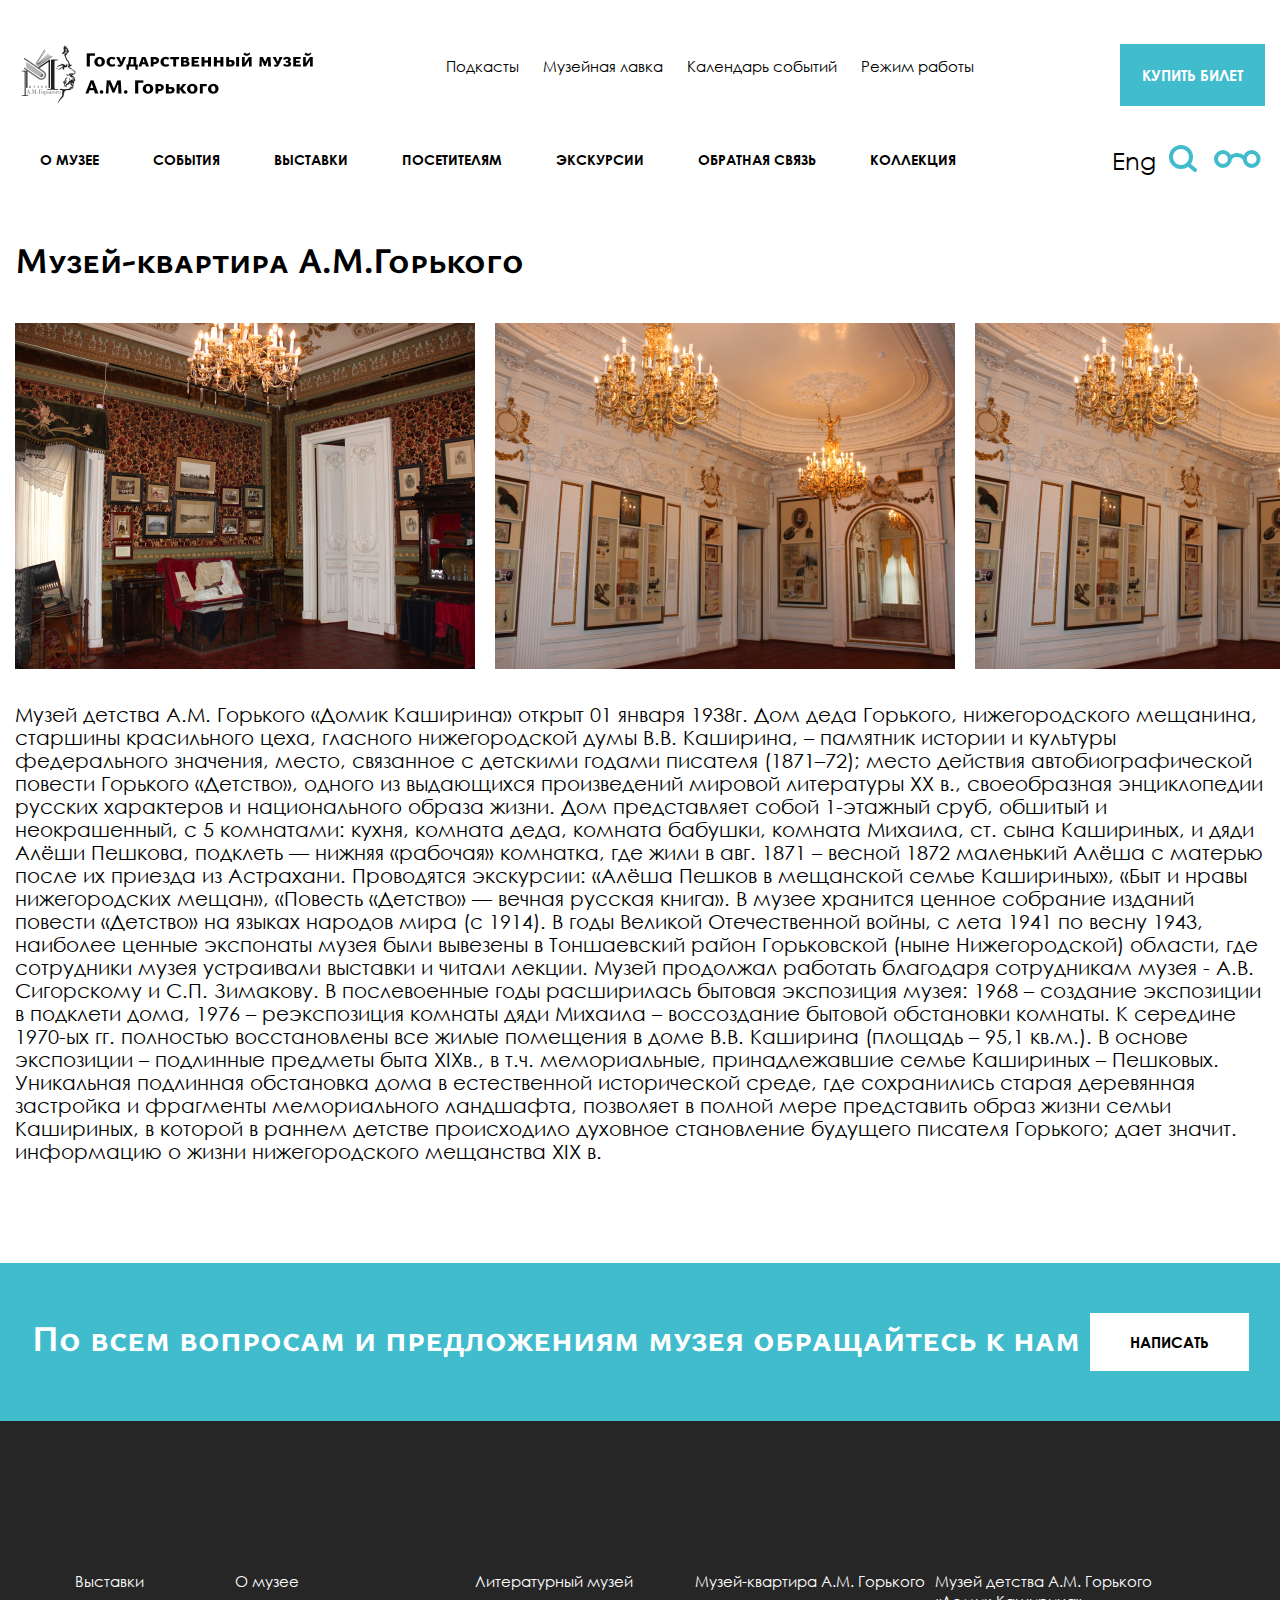
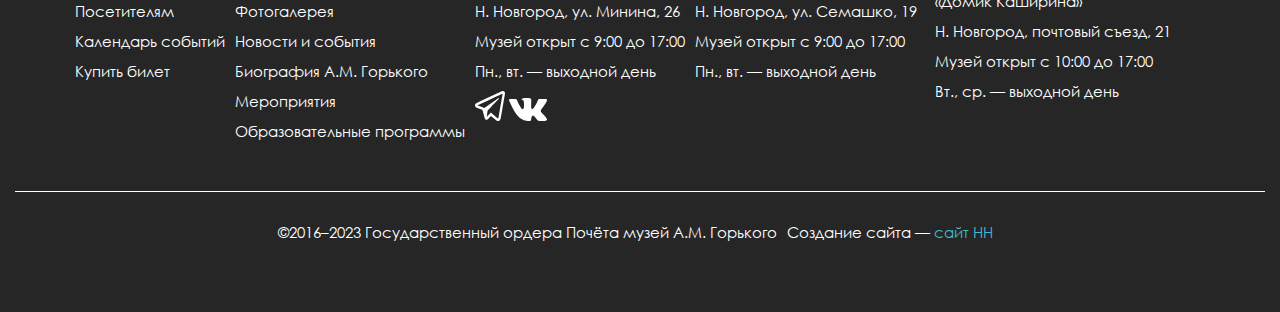
<file: pages/museum-child.html>
<!DOCTYPE html>
<html lang="en">
<head>
    <meta charset="UTF-8">
    <meta name="viewport" content="width=device-width, initial-scale=1.0">
    <title>Музей детства А.М. Горького «Домик Каширина»</title>

    <link rel="stylesheet" href="../css/slick.css">
    <link rel="stylesheet" href="../css/style_pages.css">
    <link rel="stylesheet" href="../css/media.css">
</head>
<body>

    <div class="wrapper">

        <header class="header ">
            <div class="container">
                <div class="header__inner">
                    <div class="header__top">
                        <a href="#" class="header__logo">
                            <img src="../images/logo.png" alt="logo">
                        </a>
                        <a href="#" class="header__logo-mobile">
                            <img src="../images/logo-mobile.png" alt="logo">
                        </a>
                        <div class="header__settings-mobile">
                            <a href="#">
                                <img src="../images/glass-mobile.svg" alt="">
                            </a>
                            <a href="#">
                                <img src="../images/search-mobile.svg" alt="">
                            </a>
                        </div>
                        <div class="header__burger">
                            <span></span>
                        </div>
                        <ul class="header__top-nav">
                            <li class="header__top-li">
                                <a href="#" class="header__top-link">Подкасты</a>
                            </li>
                            <li class="header__top-li">
                                <a href="#" class="header__top-link">Музейная лавка</a>
                            </li>
                            <li class="header__top-li header__calendar-link">
                                <a href="#" class="header__top-link">Календарь событий</a>
                                <div class="header__calendar">
                                    
                                    <header class="header__calendar-header">
                                        <p class="current-date"></p>
                                        <div class="icons">
                                            <span id="prev" class="material-symbols-rounded">chevron_left</span>
                                            <span id="next" class="material-symbols-rounded">chevron_right</span>
                                        </div>
                                    </header>
                                    
                                    <div class="calendar">
                                        <ul class="weeks">
                                            <li>Пн</li>
                                            <li>Вт</li>
                                            <li>Ср</li>
                                            <li>Чт</li>
                                            <li>Пт</li>
                                            <li>Сб</li>
                                            <li>Вс</li>
                                        </ul>
                                        <ul class="days"></ul>
                                    </div>

                                </div>
                            </li>
                            <li class="header__top-li">
                                <a href="#" class="header__top-link">Режим работы</a>
                            </li>
                        </ul>
                        <a href="#" class="btn">купить билет</a>
                    </div>
                    <div class="header__bottom">
                        <nav class="header__menu">
                            <ul class="header__menu-list">
                                <li class="header__menu-li">
                                    <a href="#" class="header__menu-link">О музее</a>
                                </li>
                                <li class="header__menu-li">
                                    <a href="#" class="header__menu-link">События</a>
                                </li>
                                <li class="header__menu-li">
                                    <a href="#" class="header__menu-link">Выставки</a>
                                </li>
                                <li class="header__menu-li">
                                    <a href="#" class="header__menu-link">Посетителям</a>
                                </li>
                                <li class="header__menu-li">
                                    <a href="#" class="header__menu-link">Экскурсии</a>
                                </li>
                                <li class="header__menu-li">
                                    <a href="#popup__feedback" class="header__menu-link popup__link">Обратная связь</a>
                                </li>
                                <li class="header__menu-li">
                                    <a href="#" class="header__menu-link">коллекция</a>
                                </li>
                            </ul>
                        </nav>
                        <div class="header__settings">
                            <a href="#">Eng</a>
                            <a href="#">
                                <img src="../images/search.svg" alt="#">
                            </a>
                            <a href="#">
                                <img src="../images/glass.svg" alt="#">
                            </a>
                        </div>
                    </div> 

                    <div class="header__mobile">
                        <nav class="header__menu-mobile">
                            <ul class="header__menu-list">
                                <li class="header__menu-li">
                                    <a href="#" class="header__menu-link">О музее</a>
                                </li>
                                <li class="header__menu-li">
                                    <a href="#" class="header__menu-link">События</a>
                                </li>
                                <li class="header__menu-li">
                                    <a href="#" class="header__menu-link">Выставки</a>
                                </li>
                                <li class="header__menu-li">
                                    <a href="#" class="header__menu-link">Посетителям</a>
                                </li>
                                <li class="header__menu-li">
                                    <a href="#" class="header__menu-link">Экскурсии</a>
                                </li>
                                <li class="header__menu-li">
                                    <a href="#popup__feedback" class="header__menu-link popup__link">Обратная связь</a>
                                </li>
                                <li class="header__menu-li">
                                    <a href="#" class="header__menu-link">коллекция</a>
                                </li>
                            </ul>
                        </nav>
                        <ul class="header__top-nav-mobile">
                            <li class="header__top-li">
                                <a href="#" class="header__top-link">Подкасты</a>
                            </li>
                            <li class="header__top-li">
                                <a href="#" class="header__top-link">Музейная лавка</a>
                            </li>
                            <li class="header__top-li header__calendar-link">
                                <a href="#" class="header__top-link">Календарь событий</a>
                                <!-- <div class="header__calendar">
                                    
                                    <header class="header__calendar-header">
                                        <p class="current-date"></p>
                                        <div class="icons">
                                            <span id="prev" class="material-symbols-rounded">chevron_left</span>
                                            <span id="next" class="material-symbols-rounded">chevron_right</span>
                                        </div>
                                    </header>
                                    
                                    <div class="calendar">
                                        <ul class="weeks">
                                            <li>Пн</li>
                                            <li>Вт</li>
                                            <li>Ср</li>
                                            <li>Чт</li>
                                            <li>Пт</li>
                                            <li>Сб</li>
                                            <li>Вс</li>
                                        </ul>
                                        <ul class="days"></ul>
                                    </div>

                                </div> -->
                            </li>
                            <li class="header__top-li">
                                <a href="#" class="header__top-link">Режим работы</a>
                            </li>
                        </ul>

                        <div class="header__mobile-lang">
                            <a href="#">Ru</a>
                            <a href="#">Eng</a>
                        </div>
                    </div>

                </div>
            </div>
        </header>

        <section class="museum-child">
            <div class="container">
                <h1 class="_title">Музей-квартира А.М.Горького </h1>
                <div class="museum-child__images">
                    <div class="museum-child__image">
                        <img src="../images/museum1.png" alt="">
                    </div>
                    <div class="museum-child__image">
                        <img src="../images/museum2.png" alt="">
                    </div>
                    <div class="museum-child__image">
                        <img src="../images/museum2.png" alt="">
                    </div>
                </div>
                <p class="_text">Музей детства А.М. Горького «Домик Каширина» открыт 01 января 1938г. Дом деда Горького, нижегородского мещанина, старшины красильного цеха, гласного нижегородской думы В.В. Каширина, – памятник истории и культуры федерального значения, место, связанное с детскими годами писателя (1871–72); место действия автобиографической повести Горького «Детство», одного из выдающихся произведений мировой литературы XX в., своеобразная энциклопедии русских характеров и национального образа жизни. Дом представляет собой 1-этажный сруб, обшитый и неокрашенный, с 5 комнатами: кухня, комната деда, комната бабушки, комната Михаила, ст. сына Кашириных, и дяди Алёши Пешкова, подклеть — нижняя «рабочая» комнатка, где жили в авг. 1871 – весной 1872 маленький Алёша с матерью после их приезда из Астрахани. Проводятся экскурсии: «Алёша Пешков в мещанской семье Кашириных», «Быт и нравы нижегородских мещан», «Повесть «Детство» — вечная русская книга».
                    В музее хранится ценное собрание изданий повести «Детство» на языках народов мира (с 1914).
                    В годы Великой Отечественной войны, с лета 1941 по весну 1943, наиболее ценные экспонаты музея были вывезены в Тоншаевский район Горьковской (ныне Нижегородской) области, где сотрудники музея устраивали выставки и читали лекции. Музей продолжал работать благодаря сотрудникам музея - А.В. Сигорскому и С.П. Зимакову.
                    В послевоенные годы расширилась бытовая экспозиция музея: 1968 – создание экспозиции в подклети дома, 1976 – реэкспозиция комнаты дяди Михаила – воссоздание бытовой обстановки комнаты. К середине 1970-ых гг. полностью восстановлены все жилые помещения в доме В.В. Каширина (площадь – 95,1 кв.м.).
                    В основе экспозиции – подлинные предметы быта XIXв., в т.ч. мемориальные, принадлежавшие семье Кашириных – Пешковых. Уникальная подлинная обстановка дома в естественной исторической среде, где сохранились старая деревянная застройка и фрагменты мемориального ландшафта, позволяет в полной мере представить образ жизни семьи Кашириных, в которой в раннем детстве происходило духовное становление будущего писателя Горького; дает значит. информацию о жизни нижегородского мещанства XIX в.
                </p>
            </div>
        </section>

        <section class="feedback ">
            <div class="container">
                <div class="feedback__inner">
                    <p class="feedback__title">По всем вопросам и предложениям музея обращайтесь к нам</p>
                    <a href="#" class="feedback__btn">НАПИСАТЬ</a>
                </div>
            </div>
        </section>
 
        <footer class="footer lock-padding">
            <div class="container">
                <div class="footer__inner">
                    <div class="footer__menu">
                        <div class="footer__menu-item">
                            <ul class="footer__menu-list">
                                <li class="footer__menu-li">
                                    <a href="#" class="footer__menu-link">Выставки</a>
                                </li>
                                <li class="footer__menu-li">
                                    <a href="#" class="footer__menu-link">Посетителям</a>
                                </li>
                                <li class="footer__menu-li">
                                    <a href="#" class="footer__menu-link">Календарь событий</a>
                                </li>
                                <li class="footer__menu-li">
                                    <a href="#" class="footer__menu-link">Купить билет</a>
                                </li>
                            </ul>
                        </div>
                        <div class="footer__menu-item">
                            <ul class="footer__menu-list">
                                <li class="footer__menu-li">
                                    <a href="#" class="footer__menu-link">О музее</a>
                                </li>
                                <li class="footer__menu-li">
                                    <a href="#" class="footer__menu-link">Фотогалерея</a>
                                </li>
                                <li class="footer__menu-li">
                                    <a href="#" class="footer__menu-link">Новости и события</a>
                                </li>
                                <li class="footer__menu-li">
                                    <a href="#" class="footer__menu-link">Биография А.М. Горького</a>
                                </li>
                                <li class="footer__menu-li">
                                    <a href="#" class="footer__menu-link">Мероприятия</a>
                                </li>
                                <li class="footer__menu-li">
                                    <a href="#" class="footer__menu-link">Образовательные программы</a>
                                </li>
                            </ul>
                        </div>
                        <div class="footer__menu-item">
                            <ul class="footer__menu-list">
                                <li class="footer__menu-li">Литературный музей</li>
                                <li class="footer__menu-li">Н. Новгород, ул. Минина, 26</li>
                                <li class="footer__menu-li">Музей открыт с 9:00 до 17:00</li>
                                <li class="footer__menu-li">Пн., вт. — выходной день</li>
                                <li class="footer__menu-li">
                                    <a href="#" class="footer__menu-link">
                                        <img src="../images/footer-tg.svg" alt="Telegram">
                                    </a>
                                    <a href="#" class="footer__menu-link">
                                        <img src="../images/footer-vk.svg" alt="VKontakte">
                                    </a>
                                </li>
                            </ul>
                        </div>
                        <div class="footer__menu-item">
                            <ul class="footer__menu-list">
                                <li class="footer__menu-li">Музей-квартира А.М. Горького</li>
                                <li class="footer__menu-li">Н. Новгород, ул. Семашко, 19</li>
                                <li class="footer__menu-li">Музей открыт с 9:00 до 17:00</li>
                                <li class="footer__menu-li">Пн., вт. — выходной день</li>
                            </ul>
                        </div>
                        <div class="footer__menu-item">
                            <ul class="footer__menu-list">
                                <li class="footer__menu-li">Музей детства А.М. Горького «Домик Каширина»</li>
                                <li class="footer__menu-li">Н. Новгород, почтовый съезд, 21</li>
                                <li class="footer__menu-li">Музей открыт с 10:00 до 17:00</li>
                                <li class="footer__menu-li">Вт., ср. — выходной день</li>
                            </ul>
                        </div>
                    </div>
                    <div class="footer__copy">
                        <p class="footer__copy-text">©2016–2023 Государственный ордера Почёта музей А.М. Горького</p>
                        <p class="footer__copy-text">Создание сайта — <a href="#">сайт НН</a></p>
                    </div>                    
                </div>
            </div>

            <!-- Госуслуги анимация появления -->

            <!-- <div class="scroll__item _anim-items _anim-no-hide">
                <div class="scroll__item-show _anim-show">
                    <div class="container">
                        <div class="scroll__item-inner">
                            <img src="images/gosuslugi.png" alt="gosuslugi">
                            <p class="scroll__item-title">Расскажите, как музей может стать лучше?</p>
                            <p class="scroll__item-text">Ждём ваших предложений</p>
                            <button class="btn" type="submit">отправить</button>
                        </div>
                    </div>
                </div>
            </div> -->

        </footer>
    </div>

    <script src="https://ajax.googleapis.com/ajax/libs/jquery/3.7.0/jquery.min.js"></script>
    <script src="../js/slick.min.js"></script>
    <script src="../js/main.js"></script>
</body>
</html>
</file>
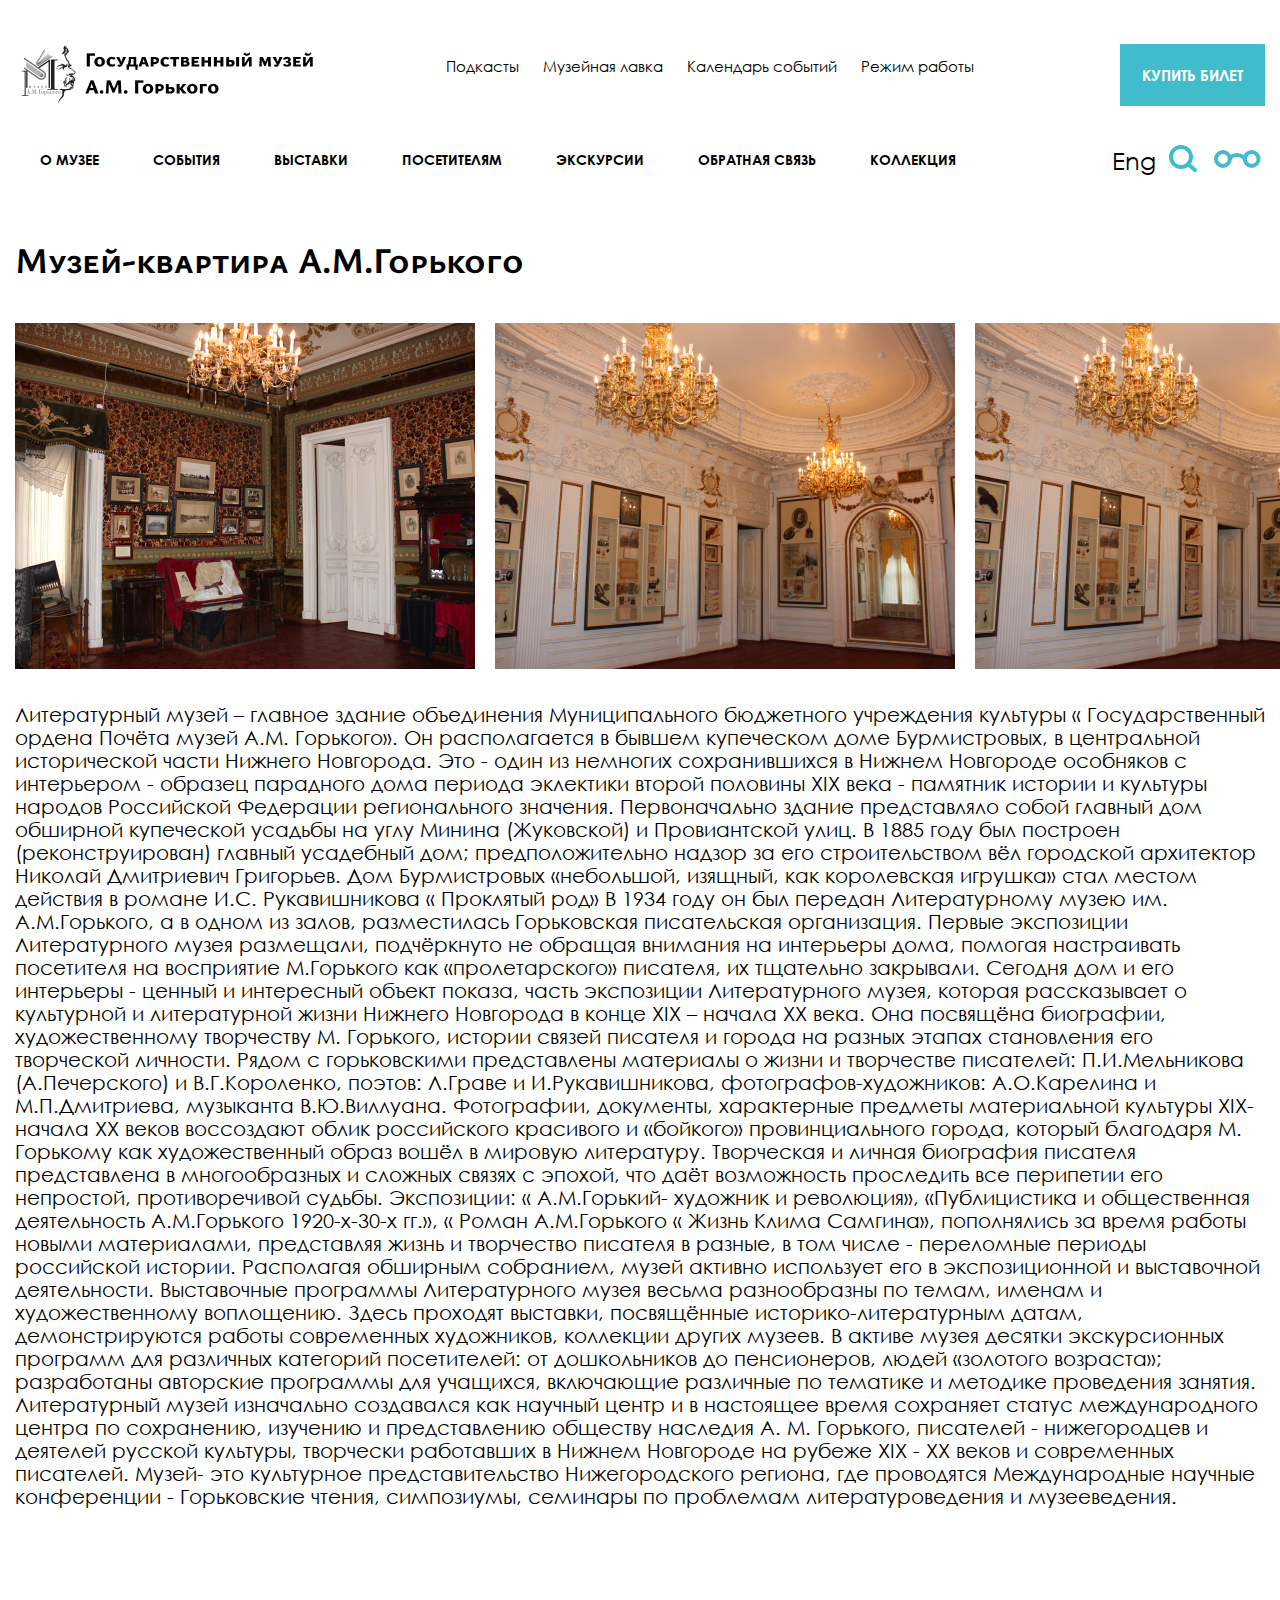
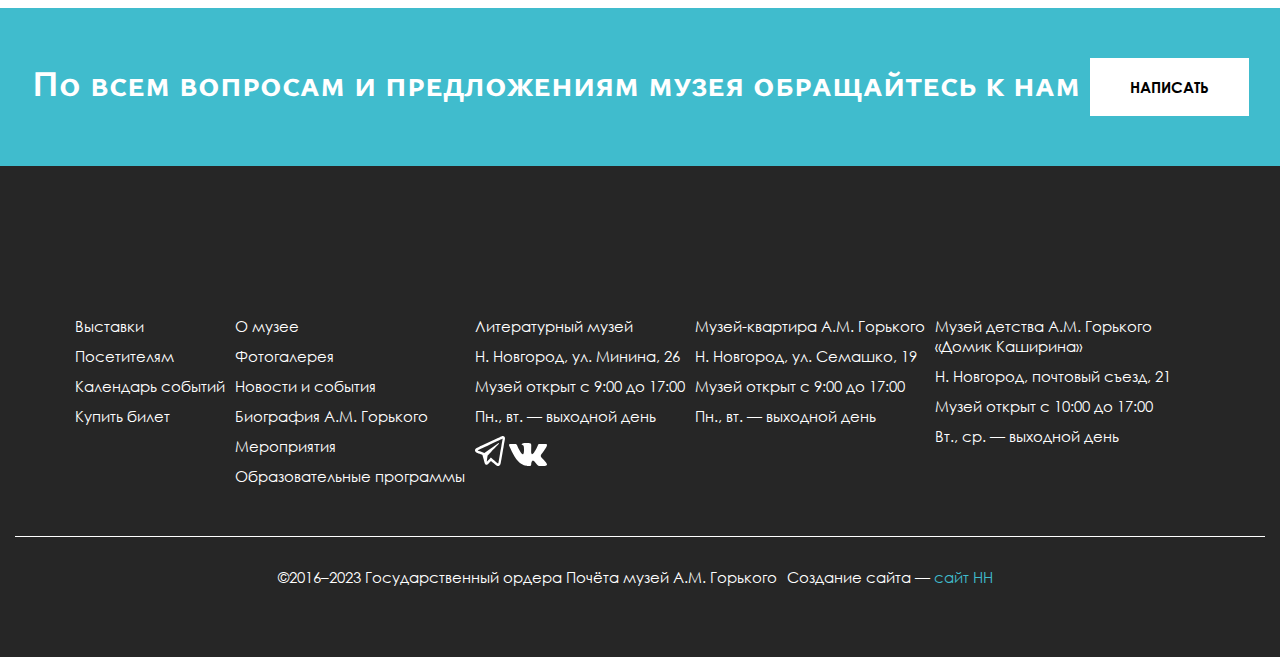
<file: pages/museum.html>
<!DOCTYPE html>
<html lang="en">
<head>
    <meta charset="UTF-8">
    <meta name="viewport" content="width=device-width, initial-scale=1.0">
    <title>Литературный музей </title>

    <link rel="stylesheet" href="../css/slick.css">
    <link rel="stylesheet" href="../css/style_pages.css">
    <link rel="stylesheet" href="../css/media.css">
</head>
<body>

    <div class="wrapper">

        <header class="header ">
            <div class="container">
                <div class="header__inner">
                    <div class="header__top">
                        <a href="#" class="header__logo">
                            <img src="../images/logo.png" alt="logo">
                        </a>
                        <a href="#" class="header__logo-mobile">
                            <img src="../images/logo-mobile.png" alt="logo">
                        </a>
                        <div class="header__settings-mobile">
                            <a href="#">
                                <img src="../images/glass-mobile.svg" alt="">
                            </a>
                            <a href="#">
                                <img src="../images/search-mobile.svg" alt="">
                            </a>
                        </div>
                        <div class="header__burger">
                            <span></span>
                        </div>
                        <ul class="header__top-nav">
                            <li class="header__top-li">
                                <a href="#" class="header__top-link">Подкасты</a>
                            </li>
                            <li class="header__top-li">
                                <a href="#" class="header__top-link">Музейная лавка</a>
                            </li>
                            <li class="header__top-li header__calendar-link">
                                <a href="#" class="header__top-link">Календарь событий</a>
                                <div class="header__calendar">
                                    
                                    <header class="header__calendar-header">
                                        <p class="current-date"></p>
                                        <div class="icons">
                                            <span id="prev" class="material-symbols-rounded">chevron_left</span>
                                            <span id="next" class="material-symbols-rounded">chevron_right</span>
                                        </div>
                                    </header>
                                    
                                    <div class="calendar">
                                        <ul class="weeks">
                                            <li>Пн</li>
                                            <li>Вт</li>
                                            <li>Ср</li>
                                            <li>Чт</li>
                                            <li>Пт</li>
                                            <li>Сб</li>
                                            <li>Вс</li>
                                        </ul>
                                        <ul class="days"></ul>
                                    </div>

                                </div>
                            </li>
                            <li class="header__top-li">
                                <a href="#" class="header__top-link">Режим работы</a>
                            </li>
                        </ul>
                        <a href="#" class="btn">купить билет</a>
                    </div>
                    <div class="header__bottom">
                        <nav class="header__menu">
                            <ul class="header__menu-list">
                                <li class="header__menu-li">
                                    <a href="#" class="header__menu-link">О музее</a>
                                </li>
                                <li class="header__menu-li">
                                    <a href="#" class="header__menu-link">События</a>
                                </li>
                                <li class="header__menu-li">
                                    <a href="#" class="header__menu-link">Выставки</a>
                                </li>
                                <li class="header__menu-li">
                                    <a href="#" class="header__menu-link">Посетителям</a>
                                </li>
                                <li class="header__menu-li">
                                    <a href="#" class="header__menu-link">Экскурсии</a>
                                </li>
                                <li class="header__menu-li">
                                    <a href="#popup__feedback" class="header__menu-link popup__link">Обратная связь</a>
                                </li>
                                <li class="header__menu-li">
                                    <a href="#" class="header__menu-link">коллекция</a>
                                </li>
                            </ul>
                        </nav>
                        <div class="header__settings">
                            <a href="#">Eng</a>
                            <a href="#">
                                <img src="../images/search.svg" alt="#">
                            </a>
                            <a href="#">
                                <img src="../images/glass.svg" alt="#">
                            </a>
                        </div>
                    </div> 

                    <div class="header__mobile">
                        <nav class="header__menu-mobile">
                            <ul class="header__menu-list">
                                <li class="header__menu-li">
                                    <a href="#" class="header__menu-link">О музее</a>
                                </li>
                                <li class="header__menu-li">
                                    <a href="#" class="header__menu-link">События</a>
                                </li>
                                <li class="header__menu-li">
                                    <a href="#" class="header__menu-link">Выставки</a>
                                </li>
                                <li class="header__menu-li">
                                    <a href="#" class="header__menu-link">Посетителям</a>
                                </li>
                                <li class="header__menu-li">
                                    <a href="#" class="header__menu-link">Экскурсии</a>
                                </li>
                                <li class="header__menu-li">
                                    <a href="#popup__feedback" class="header__menu-link popup__link">Обратная связь</a>
                                </li>
                                <li class="header__menu-li">
                                    <a href="#" class="header__menu-link">коллекция</a>
                                </li>
                            </ul>
                        </nav>
                        <ul class="header__top-nav-mobile">
                            <li class="header__top-li">
                                <a href="#" class="header__top-link">Подкасты</a>
                            </li>
                            <li class="header__top-li">
                                <a href="#" class="header__top-link">Музейная лавка</a>
                            </li>
                            <li class="header__top-li header__calendar-link">
                                <a href="#" class="header__top-link">Календарь событий</a>
                                <!-- <div class="header__calendar">
                                    
                                    <header class="header__calendar-header">
                                        <p class="current-date"></p>
                                        <div class="icons">
                                            <span id="prev" class="material-symbols-rounded">chevron_left</span>
                                            <span id="next" class="material-symbols-rounded">chevron_right</span>
                                        </div>
                                    </header>
                                    
                                    <div class="calendar">
                                        <ul class="weeks">
                                            <li>Пн</li>
                                            <li>Вт</li>
                                            <li>Ср</li>
                                            <li>Чт</li>
                                            <li>Пт</li>
                                            <li>Сб</li>
                                            <li>Вс</li>
                                        </ul>
                                        <ul class="days"></ul>
                                    </div>

                                </div> -->
                            </li>
                            <li class="header__top-li">
                                <a href="#" class="header__top-link">Режим работы</a>
                            </li>
                        </ul>

                        <div class="header__mobile-lang">
                            <a href="#">Ru</a>
                            <a href="#">Eng</a>
                        </div>
                    </div>

                </div>
            </div>
        </header>

        <section class="museum">
            <div class="container">
                <h1 class="_title">Музей-квартира А.М.Горького </h1>
                <div class="museum__images">
                    <div class="museum__image">
                        <img src="../images/museum1.png" alt="">
                    </div>
                    <div class="museum__image">
                        <img src="../images/museum2.png" alt="">
                    </div>
                    <div class="museum__image">
                        <img src="../images/museum2.png" alt="">
                    </div>
                </div>
                <p class="_text">Литературный музей – главное здание объединения Муниципального бюджетного учреждения культуры « Государственный ордена Почёта музей А.М. Горького». Он располагается в бывшем купеческом доме Бурмистровых, в центральной исторической части Нижнего Новгорода.
                    Это - один из немногих сохранившихся в Нижнем Новгороде особняков с интерьером - образец парадного дома периода эклектики второй половины XIX века - памятник истории и культуры народов Российской Федерации регионального значения. Первоначально здание представляло собой главный дом обширной купеческой усадьбы на углу Минина (Жуковской) и Провиантской улиц.
                    В 1885 году был построен (реконструирован) главный усадебный дом; предположительно надзор за его строительством вёл городской архитектор Николай Дмитриевич Григорьев.
                    Дом Бурмистровых «небольшой, изящный, как королевская игрушка» стал местом действия в романе И.С. Рукавишникова « Проклятый род»
                    В 1934 году он был передан Литературному музею им. А.М.Горького, а в одном из залов, разместилась Горьковская писательская организация.
                    Первые экспозиции Литературного музея размещали, подчёркнуто не обращая внимания на интерьеры дома, помогая настраивать посетителя на восприятие М.Горького как «пролетарского» писателя, их тщательно закрывали.
                    Сегодня дом и его интерьеры - ценный и интересный объект показа, часть экспозиции Литературного музея, которая рассказывает о культурной и литературной жизни Нижнего Новгорода в конце ХIХ – начала ХХ века.
                    Она посвящёна биографии, художественному творчеству М. Горького, истории связей писателя и города на разных этапах становления его творческой личности.
                    Рядом с горьковскими представлены материалы о жизни и творчестве писателей: П.И.Мельникова (А.Печерского) и В.Г.Короленко, поэтов: Л.Граве и И.Рукавишникова, фотографов-художников: А.О.Карелина и М.П.Дмитриева, музыканта В.Ю.Виллуана.
                    Фотографии, документы, характерные предметы материальной культуры XIX- начала XX веков воссоздают облик российского красивого и «бойкого» провинциального города, который благодаря М. Горькому как художественный образ вошёл в мировую литературу.
                    Творческая и личная биография писателя представлена в многообразных и сложных связях с эпохой, что даёт возможность проследить все перипетии его непростой, противоречивой судьбы.
                    Экспозиции: « А.М.Горький- художник и революция», «Публицистика и общественная деятельность А.М.Горького 1920-х-30-х гг.», « Роман А.М.Горького « Жизнь Клима Самгина», пополнялись за время работы новыми материалами, представляя жизнь и творчество писателя в разные, в том числе - переломные периоды российской истории.
                    Располагая обширным собранием, музей активно использует его в экспозиционной и выставочной деятельности.
                    Выставочные программы Литературного музея весьма разнообразны по темам, именам и художественному воплощению.
                    Здесь проходят выставки, посвящённые историко-литературным датам, демонстрируются работы современных художников, коллекции других музеев.
                    В активе музея десятки экскурсионных программ для различных категорий посетителей: от дошкольников до пенсионеров, людей «золотого возраста»; разработаны авторские программы для учащихся, включающие различные по тематике и методике проведения занятия.
                    Литературный музей изначально создавался как научный центр и в настоящее время сохраняет статус международного центра по сохранению, изучению и представлению обществу наследия А. М. Горького, писателей - нижегородцев и деятелей русской культуры, творчески работавших в Нижнем Новгороде на рубеже XIX - ХХ веков и современных писателей.
                    Музей- это культурное представительство Нижегородского региона, где проводятся Международные научные конференции - Горьковские чтения, симпозиумы, семинары по проблемам литературоведения и музееведения.</p>
            </div>
        </section>

        <section class="feedback ">
            <div class="container">
                <div class="feedback__inner">
                    <p class="feedback__title">По всем вопросам и предложениям музея обращайтесь к нам</p>
                    <a href="#" class="feedback__btn">НАПИСАТЬ</a>
                </div>
            </div>
        </section>
 
        <footer class="footer lock-padding">
            <div class="container">
                <div class="footer__inner">
                    <div class="footer__menu">
                        <div class="footer__menu-item">
                            <ul class="footer__menu-list">
                                <li class="footer__menu-li">
                                    <a href="#" class="footer__menu-link">Выставки</a>
                                </li>
                                <li class="footer__menu-li">
                                    <a href="#" class="footer__menu-link">Посетителям</a>
                                </li>
                                <li class="footer__menu-li">
                                    <a href="#" class="footer__menu-link">Календарь событий</a>
                                </li>
                                <li class="footer__menu-li">
                                    <a href="#" class="footer__menu-link">Купить билет</a>
                                </li>
                            </ul>
                        </div>
                        <div class="footer__menu-item">
                            <ul class="footer__menu-list">
                                <li class="footer__menu-li">
                                    <a href="#" class="footer__menu-link">О музее</a>
                                </li>
                                <li class="footer__menu-li">
                                    <a href="#" class="footer__menu-link">Фотогалерея</a>
                                </li>
                                <li class="footer__menu-li">
                                    <a href="#" class="footer__menu-link">Новости и события</a>
                                </li>
                                <li class="footer__menu-li">
                                    <a href="#" class="footer__menu-link">Биография А.М. Горького</a>
                                </li>
                                <li class="footer__menu-li">
                                    <a href="#" class="footer__menu-link">Мероприятия</a>
                                </li>
                                <li class="footer__menu-li">
                                    <a href="#" class="footer__menu-link">Образовательные программы</a>
                                </li>
                            </ul>
                        </div>
                        <div class="footer__menu-item">
                            <ul class="footer__menu-list">
                                <li class="footer__menu-li">Литературный музей</li>
                                <li class="footer__menu-li">Н. Новгород, ул. Минина, 26</li>
                                <li class="footer__menu-li">Музей открыт с 9:00 до 17:00</li>
                                <li class="footer__menu-li">Пн., вт. — выходной день</li>
                                <li class="footer__menu-li">
                                    <a href="#" class="footer__menu-link">
                                        <img src="../images/footer-tg.svg" alt="Telegram">
                                    </a>
                                    <a href="#" class="footer__menu-link">
                                        <img src="../images/footer-vk.svg" alt="VKontakte">
                                    </a>
                                </li>
                            </ul>
                        </div>
                        <div class="footer__menu-item">
                            <ul class="footer__menu-list">
                                <li class="footer__menu-li">Музей-квартира А.М. Горького</li>
                                <li class="footer__menu-li">Н. Новгород, ул. Семашко, 19</li>
                                <li class="footer__menu-li">Музей открыт с 9:00 до 17:00</li>
                                <li class="footer__menu-li">Пн., вт. — выходной день</li>
                            </ul>
                        </div>
                        <div class="footer__menu-item">
                            <ul class="footer__menu-list">
                                <li class="footer__menu-li">Музей детства А.М. Горького «Домик Каширина»</li>
                                <li class="footer__menu-li">Н. Новгород, почтовый съезд, 21</li>
                                <li class="footer__menu-li">Музей открыт с 10:00 до 17:00</li>
                                <li class="footer__menu-li">Вт., ср. — выходной день</li>
                            </ul>
                        </div>
                    </div>
                    <div class="footer__copy">
                        <p class="footer__copy-text">©2016–2023 Государственный ордера Почёта музей А.М. Горького</p>
                        <p class="footer__copy-text">Создание сайта — <a href="#">сайт НН</a></p>
                    </div>                    
                </div>
            </div>

            <!-- Госуслуги анимация появления -->

            <!-- <div class="scroll__item _anim-items _anim-no-hide">
                <div class="scroll__item-show _anim-show">
                    <div class="container">
                        <div class="scroll__item-inner">
                            <img src="images/gosuslugi.png" alt="gosuslugi">
                            <p class="scroll__item-title">Расскажите, как музей может стать лучше?</p>
                            <p class="scroll__item-text">Ждём ваших предложений</p>
                            <button class="btn" type="submit">отправить</button>
                        </div>
                    </div>
                </div>
            </div> -->

        </footer>
    </div>

    <script src="https://ajax.googleapis.com/ajax/libs/jquery/3.7.0/jquery.min.js"></script>
    <script src="../js/slick.min.js"></script>
    <script src="../js/main.js"></script>
</body>
</html>
</file>
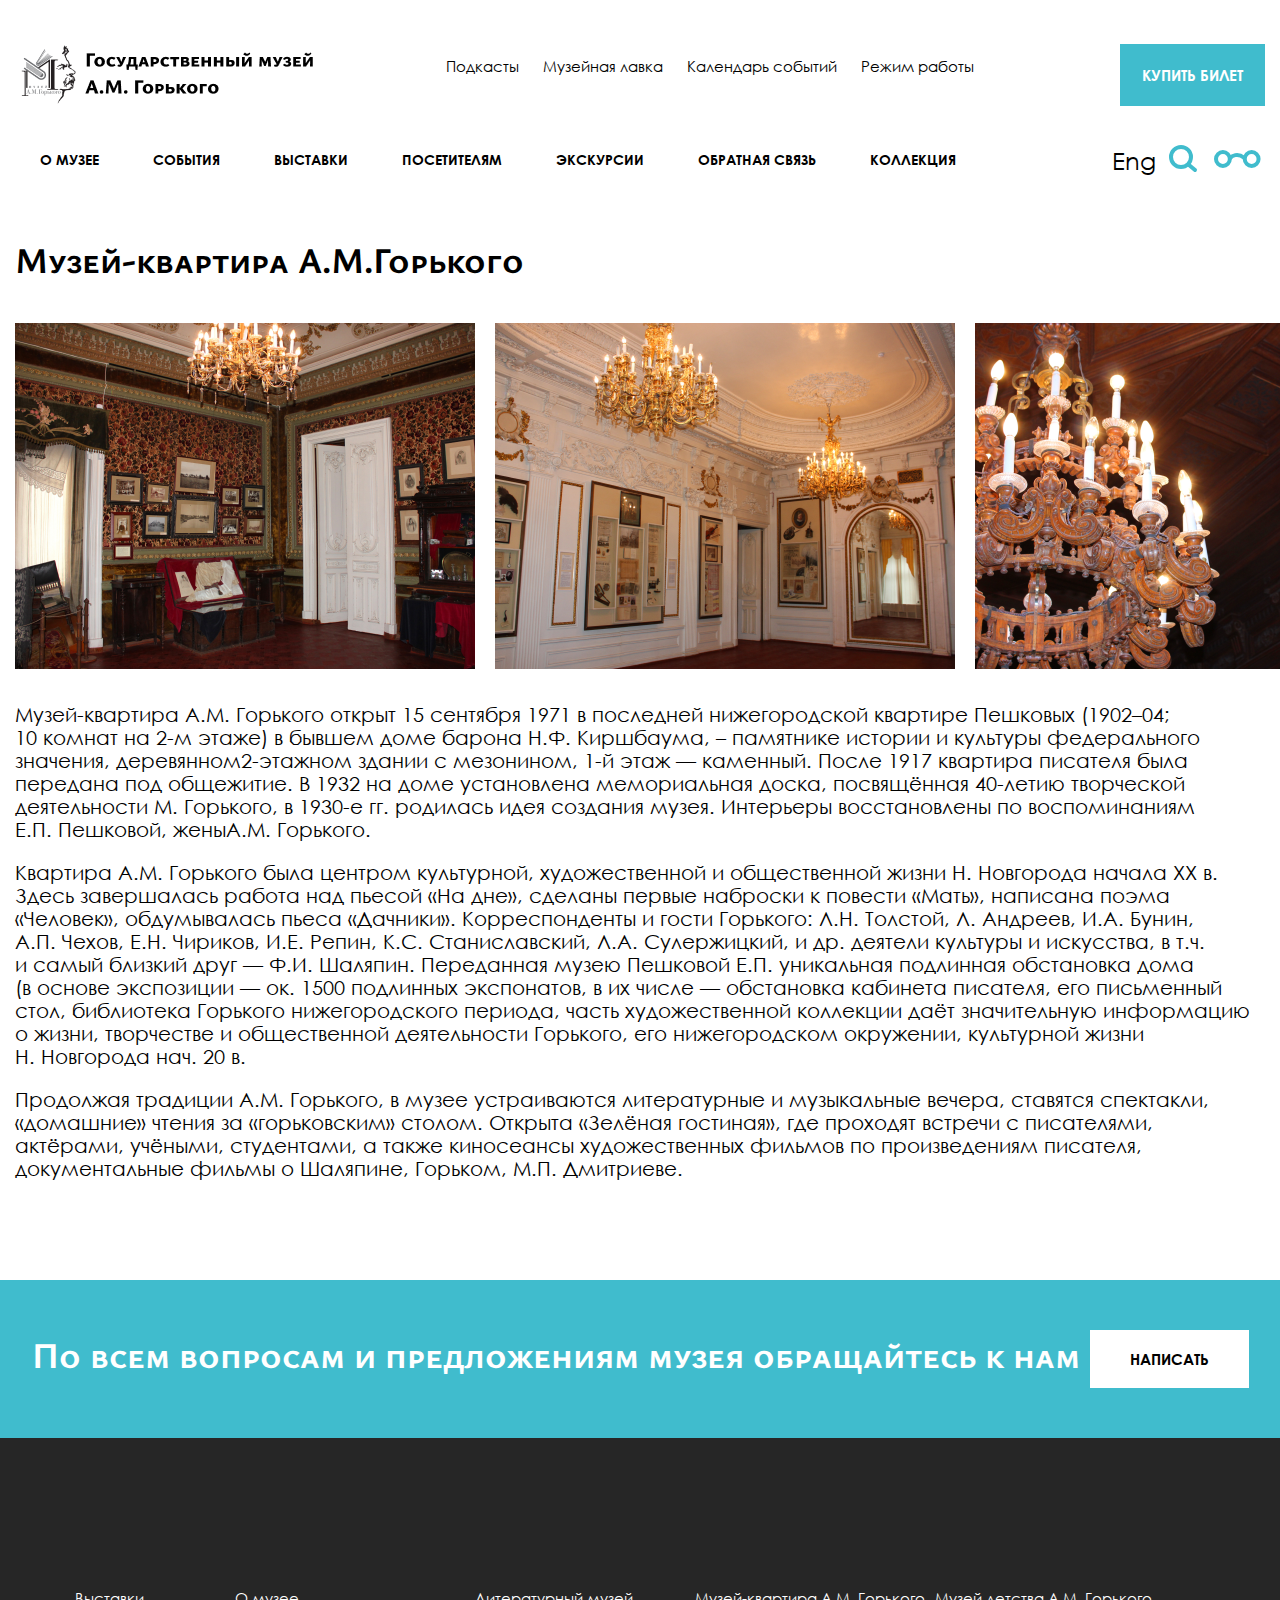
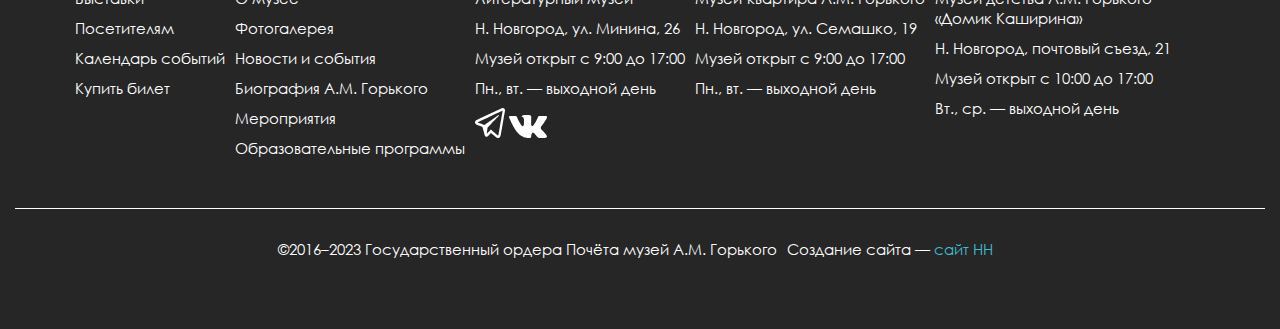
<file: pages/room.html>
<!DOCTYPE html>
<html lang="en">
<head>
    <meta charset="UTF-8">
    <meta name="viewport" content="width=device-width, initial-scale=1.0">
    <title>Музей-квартира А.М.Горького </title>

    <link rel="stylesheet" href="../css/slick.css">
    <link rel="stylesheet" href="../css/style_pages.css">
    <link rel="stylesheet" href="../css/media.css">
</head>
<body>

    <div class="wrapper">

        <header class="header ">
            <div class="container">
                <div class="header__inner">
                    <div class="header__top">
                        <a href="#" class="header__logo">
                            <img src="../images/logo.png" alt="logo">
                        </a>
                        <a href="#" class="header__logo-mobile">
                            <img src="../images/logo-mobile.png" alt="logo">
                        </a>
                        <div class="header__settings-mobile">
                            <a href="#">
                                <img src="../images/glass-mobile.svg" alt="">
                            </a>
                            <a href="#">
                                <img src="../images/search-mobile.svg" alt="">
                            </a>
                        </div>
                        <div class="header__burger">
                            <span></span>
                        </div>
                        <ul class="header__top-nav">
                            <li class="header__top-li">
                                <a href="#" class="header__top-link">Подкасты</a>
                            </li>
                            <li class="header__top-li">
                                <a href="#" class="header__top-link">Музейная лавка</a>
                            </li>
                            <li class="header__top-li header__calendar-link">
                                <a href="#" class="header__top-link">Календарь событий</a>
                                <div class="header__calendar">
                                    
                                    <header class="header__calendar-header">
                                        <p class="current-date"></p>
                                        <div class="icons">
                                            <span id="prev" class="material-symbols-rounded">chevron_left</span>
                                            <span id="next" class="material-symbols-rounded">chevron_right</span>
                                        </div>
                                    </header>
                                    
                                    <div class="calendar">
                                        <ul class="weeks">
                                            <li>Пн</li>
                                            <li>Вт</li>
                                            <li>Ср</li>
                                            <li>Чт</li>
                                            <li>Пт</li>
                                            <li>Сб</li>
                                            <li>Вс</li>
                                        </ul>
                                        <ul class="days"></ul>
                                    </div>

                                </div>
                            </li>
                            <li class="header__top-li">
                                <a href="#" class="header__top-link">Режим работы</a>
                            </li>
                        </ul>
                        <a href="#" class="btn">купить билет</a>
                    </div>
                    <div class="header__bottom">
                        <nav class="header__menu">
                            <ul class="header__menu-list">
                                <li class="header__menu-li">
                                    <a href="#" class="header__menu-link">О музее</a>
                                </li>
                                <li class="header__menu-li">
                                    <a href="#" class="header__menu-link">События</a>
                                </li>
                                <li class="header__menu-li">
                                    <a href="#" class="header__menu-link">Выставки</a>
                                </li>
                                <li class="header__menu-li">
                                    <a href="#" class="header__menu-link">Посетителям</a>
                                </li>
                                <li class="header__menu-li">
                                    <a href="#" class="header__menu-link">Экскурсии</a>
                                </li>
                                <li class="header__menu-li">
                                    <a href="#popup__feedback" class="header__menu-link popup__link">Обратная связь</a>
                                </li>
                                <li class="header__menu-li">
                                    <a href="#" class="header__menu-link">коллекция</a>
                                </li>
                            </ul>
                        </nav>
                        <div class="header__settings">
                            <a href="#">Eng</a>
                            <a href="#">
                                <img src="../images/search.svg" alt="#">
                            </a>
                            <a href="#">
                                <img src="../images/glass.svg" alt="#">
                            </a>
                        </div>
                    </div> 

                    <div class="header__mobile">
                        <nav class="header__menu-mobile">
                            <ul class="header__menu-list">
                                <li class="header__menu-li">
                                    <a href="#" class="header__menu-link">О музее</a>
                                </li>
                                <li class="header__menu-li">
                                    <a href="#" class="header__menu-link">События</a>
                                </li>
                                <li class="header__menu-li">
                                    <a href="#" class="header__menu-link">Выставки</a>
                                </li>
                                <li class="header__menu-li">
                                    <a href="#" class="header__menu-link">Посетителям</a>
                                </li>
                                <li class="header__menu-li">
                                    <a href="#" class="header__menu-link">Экскурсии</a>
                                </li>
                                <li class="header__menu-li">
                                    <a href="#popup__feedback" class="header__menu-link popup__link">Обратная связь</a>
                                </li>
                                <li class="header__menu-li">
                                    <a href="#" class="header__menu-link">коллекция</a>
                                </li>
                            </ul>
                        </nav>
                        <ul class="header__top-nav-mobile">
                            <li class="header__top-li">
                                <a href="#" class="header__top-link">Подкасты</a>
                            </li>
                            <li class="header__top-li">
                                <a href="#" class="header__top-link">Музейная лавка</a>
                            </li>
                            <li class="header__top-li header__calendar-link">
                                <a href="#" class="header__top-link">Календарь событий</a>
                                <!-- <div class="header__calendar">
                                    
                                    <header class="header__calendar-header">
                                        <p class="current-date"></p>
                                        <div class="icons">
                                            <span id="prev" class="material-symbols-rounded">chevron_left</span>
                                            <span id="next" class="material-symbols-rounded">chevron_right</span>
                                        </div>
                                    </header>
                                    
                                    <div class="calendar">
                                        <ul class="weeks">
                                            <li>Пн</li>
                                            <li>Вт</li>
                                            <li>Ср</li>
                                            <li>Чт</li>
                                            <li>Пт</li>
                                            <li>Сб</li>
                                            <li>Вс</li>
                                        </ul>
                                        <ul class="days"></ul>
                                    </div>

                                </div> -->
                            </li>
                            <li class="header__top-li">
                                <a href="#" class="header__top-link">Режим работы</a>
                            </li>
                        </ul>

                        <div class="header__mobile-lang">
                            <a href="#">Ru</a>
                            <a href="#">Eng</a>
                        </div>
                    </div>

                </div>
            </div>
        </header>

        <section class="room">
            <div class="container">
                <h1 class="_title">Музей-квартира А.М.Горького </h1>
                <div class="room__images">
                    <div class="room__image">
                        <img src="../images/room1.png" alt="">
                    </div>
                    <div class="room__image">
                        <img src="../images/room2.png" alt="">
                    </div>
                    <div class="room__image">
                        <img src="../images/room3.png" alt="">
                    </div>
                </div>
                <p class="_text" style="margin-bottom: 20px;">Музей-квартира А.М. Горького открыт 15 сентября 1971 в последней нижегородской квартире Пешковых (1902–04; 10 комнат на 2-м этаже) в бывшем доме барона Н.Ф. Киршбаума, – памятнике истории и культуры федерального значения, деревянном2-этажном здании с мезонином, 1-й этаж — каменный. После 1917 квартира писателя была передана под общежитие. В 1932 на доме установлена мемориальная доска, посвящённая 40-летию творческой деятельности М. Горького, в 1930-е гг. родилась идея создания музея. Интерьеры восстановлены по воспоминаниям Е.П. Пешковой, женыА.М. Горького.</p>
                <p class="_text" style="margin-bottom: 20px;">Квартира А.М. Горького была центром культурной, художественной и общественной жизни Н. Новгорода начала XX в. Здесь завершалась работа над пьесой «На дне», сделаны первые наброски к повести «Мать», написана поэма «Человек», обдумывалась пьеса «Дачники». Корреспонденты и гости Горького: Л.Н. Толстой, Л. Андреев, И.А. Бунин, А.П. Чехов, Е.Н. Чириков, И.Е. Репин, К.С. Станиславский, Л.А. Сулержицкий, и др. деятели культуры и искусства, в т.ч. и самый близкий друг — Ф.И. Шаляпин. Переданная музею Пешковой Е.П. уникальная подлинная обстановка дома (в основе экспозиции — ок. 1500 подлинных экспонатов, в их числе — обстановка кабинета писателя, его письменный стол, библиотека Горького нижегородского периода, часть художественной коллекции даёт значительную информацию о жизни, творчестве и общественной деятельности Горького, его нижегородском окружении, культурной жизни Н. Новгорода нач. 20 в.</p>
                <p class="_text">Продолжая традиции А.М. Горького, в музее устраиваются литературные и музыкальные вечера, ставятся спектакли, «домашние» чтения за «горьковским» столом. Открыта «Зелёная гостиная», где проходят встречи с писателями, актёрами, учёными, студентами, а также киносеансы художественных фильмов по произведениям писателя, документальные фильмы о Шаляпине, Горьком, М.П. Дмитриеве.</p>
            </div>
        </section>

        <section class="feedback ">
            <div class="container">
                <div class="feedback__inner">
                    <p class="feedback__title">По всем вопросам и предложениям музея обращайтесь к нам</p>
                    <a href="#" class="feedback__btn">НАПИСАТЬ</a>
                </div>
            </div>
        </section>
 
        <footer class="footer lock-padding">
            <div class="container">
                <div class="footer__inner">
                    <div class="footer__menu">
                        <div class="footer__menu-item">
                            <ul class="footer__menu-list">
                                <li class="footer__menu-li">
                                    <a href="#" class="footer__menu-link">Выставки</a>
                                </li>
                                <li class="footer__menu-li">
                                    <a href="#" class="footer__menu-link">Посетителям</a>
                                </li>
                                <li class="footer__menu-li">
                                    <a href="#" class="footer__menu-link">Календарь событий</a>
                                </li>
                                <li class="footer__menu-li">
                                    <a href="#" class="footer__menu-link">Купить билет</a>
                                </li>
                            </ul>
                        </div>
                        <div class="footer__menu-item">
                            <ul class="footer__menu-list">
                                <li class="footer__menu-li">
                                    <a href="#" class="footer__menu-link">О музее</a>
                                </li>
                                <li class="footer__menu-li">
                                    <a href="#" class="footer__menu-link">Фотогалерея</a>
                                </li>
                                <li class="footer__menu-li">
                                    <a href="#" class="footer__menu-link">Новости и события</a>
                                </li>
                                <li class="footer__menu-li">
                                    <a href="#" class="footer__menu-link">Биография А.М. Горького</a>
                                </li>
                                <li class="footer__menu-li">
                                    <a href="#" class="footer__menu-link">Мероприятия</a>
                                </li>
                                <li class="footer__menu-li">
                                    <a href="#" class="footer__menu-link">Образовательные программы</a>
                                </li>
                            </ul>
                        </div>
                        <div class="footer__menu-item">
                            <ul class="footer__menu-list">
                                <li class="footer__menu-li">Литературный музей</li>
                                <li class="footer__menu-li">Н. Новгород, ул. Минина, 26</li>
                                <li class="footer__menu-li">Музей открыт с 9:00 до 17:00</li>
                                <li class="footer__menu-li">Пн., вт. — выходной день</li>
                                <li class="footer__menu-li">
                                    <a href="#" class="footer__menu-link">
                                        <img src="../images/footer-tg.svg" alt="Telegram">
                                    </a>
                                    <a href="#" class="footer__menu-link">
                                        <img src="../images/footer-vk.svg" alt="VKontakte">
                                    </a>
                                </li>
                            </ul>
                        </div>
                        <div class="footer__menu-item">
                            <ul class="footer__menu-list">
                                <li class="footer__menu-li">Музей-квартира А.М. Горького</li>
                                <li class="footer__menu-li">Н. Новгород, ул. Семашко, 19</li>
                                <li class="footer__menu-li">Музей открыт с 9:00 до 17:00</li>
                                <li class="footer__menu-li">Пн., вт. — выходной день</li>
                            </ul>
                        </div>
                        <div class="footer__menu-item">
                            <ul class="footer__menu-list">
                                <li class="footer__menu-li">Музей детства А.М. Горького «Домик Каширина»</li>
                                <li class="footer__menu-li">Н. Новгород, почтовый съезд, 21</li>
                                <li class="footer__menu-li">Музей открыт с 10:00 до 17:00</li>
                                <li class="footer__menu-li">Вт., ср. — выходной день</li>
                            </ul>
                        </div>
                    </div>
                    <div class="footer__copy">
                        <p class="footer__copy-text">©2016–2023 Государственный ордера Почёта музей А.М. Горького</p>
                        <p class="footer__copy-text">Создание сайта — <a href="#">сайт НН</a></p>
                    </div>                    
                </div>
            </div>

            <!-- Госуслуги анимация появления -->

            <!-- <div class="scroll__item _anim-items _anim-no-hide">
                <div class="scroll__item-show _anim-show">
                    <div class="container">
                        <div class="scroll__item-inner">
                            <img src="images/gosuslugi.png" alt="gosuslugi">
                            <p class="scroll__item-title">Расскажите, как музей может стать лучше?</p>
                            <p class="scroll__item-text">Ждём ваших предложений</p>
                            <button class="btn" type="submit">отправить</button>
                        </div>
                    </div>
                </div>
            </div> -->

        </footer>
    </div>

    <script src="https://ajax.googleapis.com/ajax/libs/jquery/3.7.0/jquery.min.js"></script>
    <script src="../js/slick.min.js"></script>
    <script src="../js/main.js"></script>
</body>
</html>
</file>
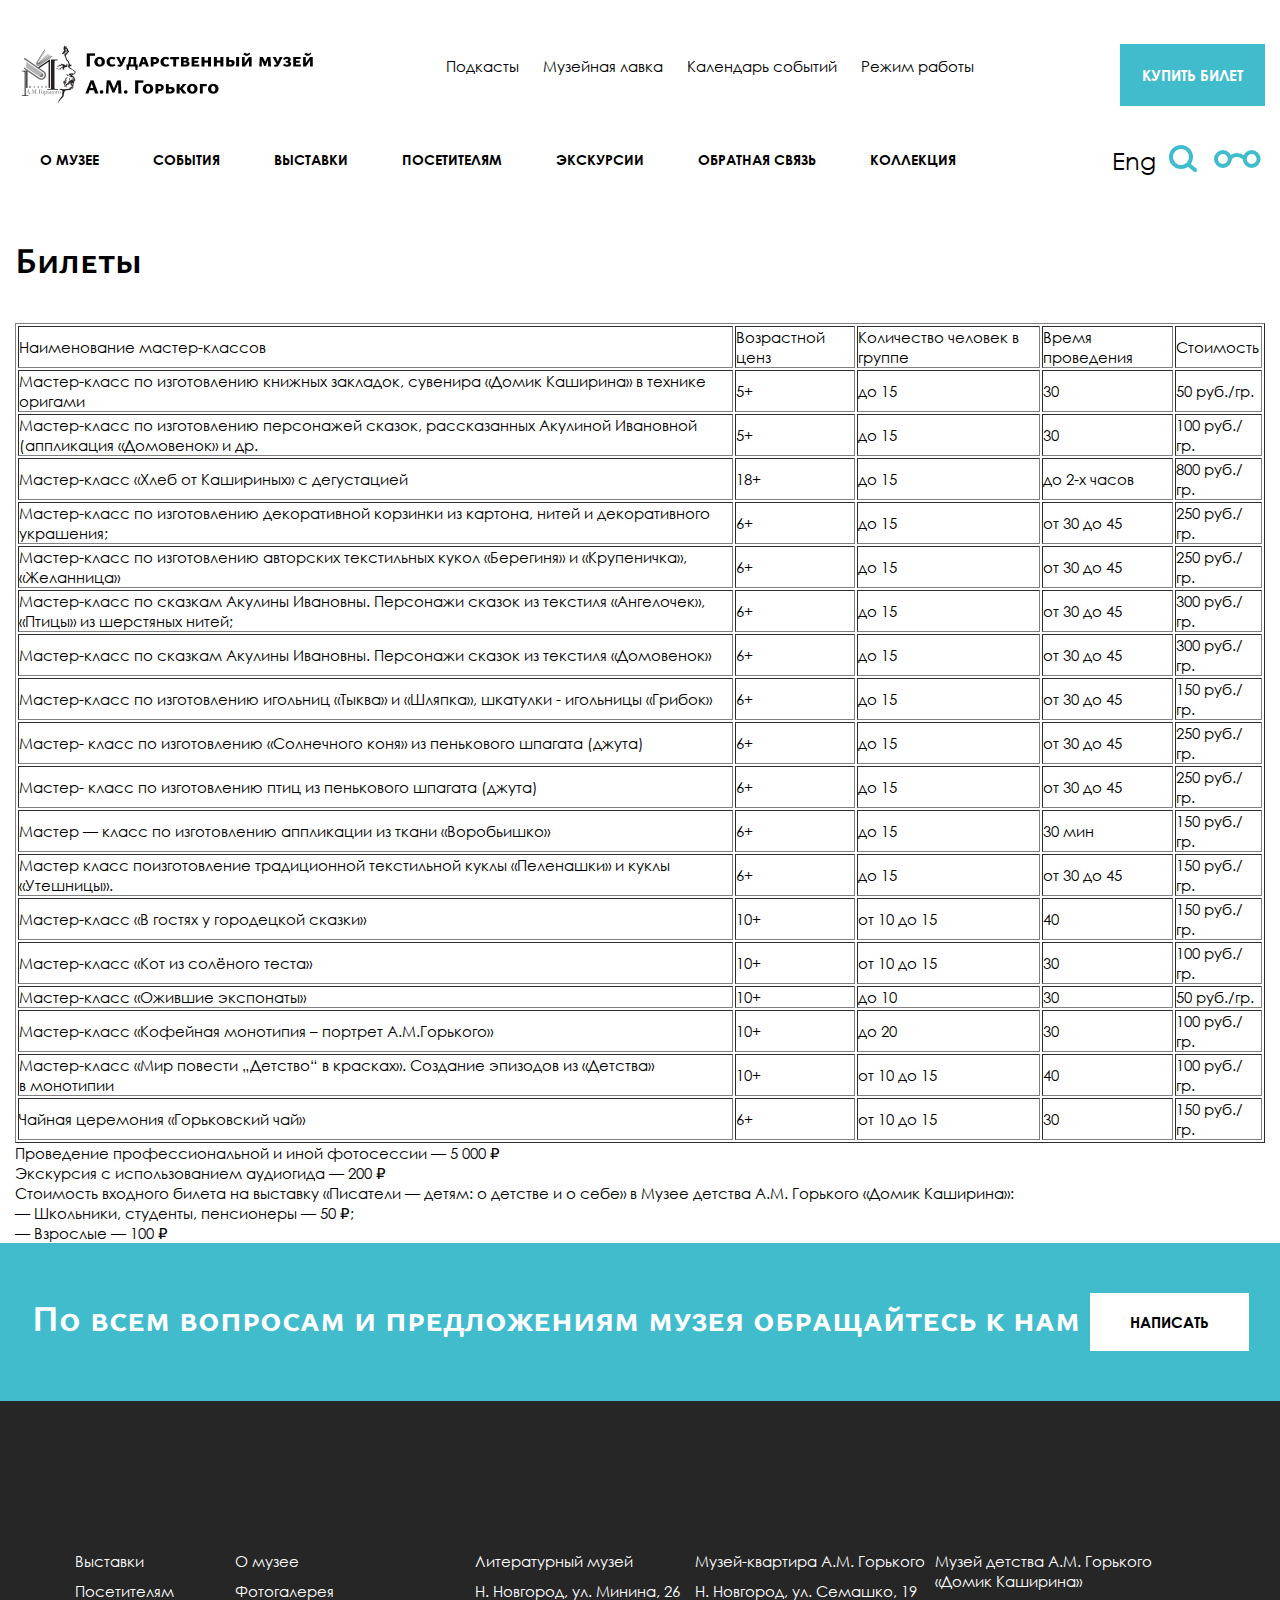
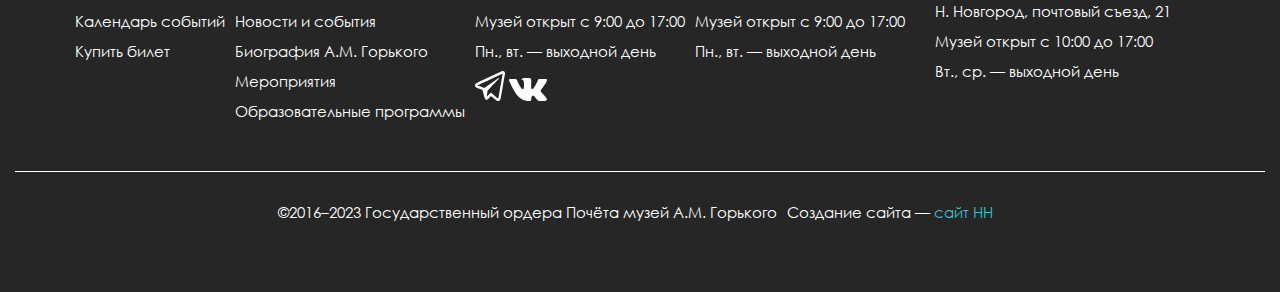
<file: pages/tickets.html>
<!DOCTYPE html>
<html lang="en">
<head>
    <meta charset="UTF-8">
    <meta name="viewport" content="width=device-width, initial-scale=1.0">
    <title>Билеты </title>

    <link rel="stylesheet" href="../css/slick.css">
    <link rel="stylesheet" href="../css/style_pages.css">
    <link rel="stylesheet" href="../css/media.css">
</head>
<body>

    <div class="wrapper">

        <header class="header ">
            <div class="container">
                <div class="header__inner">
                    <div class="header__top">
                        <a href="#" class="header__logo">
                            <img src="../images/logo.png" alt="logo">
                        </a>
                        <a href="#" class="header__logo-mobile">
                            <img src="../images/logo-mobile.png" alt="logo">
                        </a>
                        <div class="header__settings-mobile">
                            <a href="#">
                                <img src="../images/glass-mobile.svg" alt="">
                            </a>
                            <a href="#">
                                <img src="../images/search-mobile.svg" alt="">
                            </a>
                        </div>
                        <div class="header__burger">
                            <span></span>
                        </div>
                        <ul class="header__top-nav">
                            <li class="header__top-li">
                                <a href="#" class="header__top-link">Подкасты</a>
                            </li>
                            <li class="header__top-li">
                                <a href="#" class="header__top-link">Музейная лавка</a>
                            </li>
                            <li class="header__top-li header__calendar-link">
                                <a href="#" class="header__top-link">Календарь событий</a>
                                <div class="header__calendar">
                                    
                                    <header class="header__calendar-header">
                                        <p class="current-date"></p>
                                        <div class="icons">
                                            <span id="prev" class="material-symbols-rounded">chevron_left</span>
                                            <span id="next" class="material-symbols-rounded">chevron_right</span>
                                        </div>
                                    </header>
                                    
                                    <div class="calendar">
                                        <ul class="weeks">
                                            <li>Пн</li>
                                            <li>Вт</li>
                                            <li>Ср</li>
                                            <li>Чт</li>
                                            <li>Пт</li>
                                            <li>Сб</li>
                                            <li>Вс</li>
                                        </ul>
                                        <ul class="days"></ul>
                                    </div>

                                </div>
                            </li>
                            <li class="header__top-li">
                                <a href="#" class="header__top-link">Режим работы</a>
                            </li>
                        </ul>
                        <a href="#" class="btn">купить билет</a>
                    </div>
                    <div class="header__bottom">
                        <nav class="header__menu">
                            <ul class="header__menu-list">
                                <li class="header__menu-li">
                                    <a href="#" class="header__menu-link">О музее</a>
                                </li>
                                <li class="header__menu-li">
                                    <a href="#" class="header__menu-link">События</a>
                                </li>
                                <li class="header__menu-li">
                                    <a href="#" class="header__menu-link">Выставки</a>
                                </li>
                                <li class="header__menu-li">
                                    <a href="#" class="header__menu-link">Посетителям</a>
                                </li>
                                <li class="header__menu-li">
                                    <a href="#" class="header__menu-link">Экскурсии</a>
                                </li>
                                <li class="header__menu-li">
                                    <a href="#popup__feedback" class="header__menu-link popup__link">Обратная связь</a>
                                </li>
                                <li class="header__menu-li">
                                    <a href="#" class="header__menu-link">коллекция</a>
                                </li>
                            </ul>
                        </nav>
                        <div class="header__settings">
                            <a href="#">Eng</a>
                            <a href="#">
                                <img src="../images/search.svg" alt="#">
                            </a>
                            <a href="#">
                                <img src="../images/glass.svg" alt="#">
                            </a>
                        </div>
                    </div> 

                    <div class="header__mobile">
                        <nav class="header__menu-mobile">
                            <ul class="header__menu-list">
                                <li class="header__menu-li">
                                    <a href="#" class="header__menu-link">О музее</a>
                                </li>
                                <li class="header__menu-li">
                                    <a href="#" class="header__menu-link">События</a>
                                </li>
                                <li class="header__menu-li">
                                    <a href="#" class="header__menu-link">Выставки</a>
                                </li>
                                <li class="header__menu-li">
                                    <a href="#" class="header__menu-link">Посетителям</a>
                                </li>
                                <li class="header__menu-li">
                                    <a href="#" class="header__menu-link">Экскурсии</a>
                                </li>
                                <li class="header__menu-li">
                                    <a href="#popup__feedback" class="header__menu-link popup__link">Обратная связь</a>
                                </li>
                                <li class="header__menu-li">
                                    <a href="#" class="header__menu-link">коллекция</a>
                                </li>
                            </ul>
                        </nav>
                        <ul class="header__top-nav-mobile">
                            <li class="header__top-li">
                                <a href="#" class="header__top-link">Подкасты</a>
                            </li>
                            <li class="header__top-li">
                                <a href="#" class="header__top-link">Музейная лавка</a>
                            </li>
                            <li class="header__top-li header__calendar-link">
                                <a href="#" class="header__top-link">Календарь событий</a>
                                <!-- <div class="header__calendar">
                                    
                                    <header class="header__calendar-header">
                                        <p class="current-date"></p>
                                        <div class="icons">
                                            <span id="prev" class="material-symbols-rounded">chevron_left</span>
                                            <span id="next" class="material-symbols-rounded">chevron_right</span>
                                        </div>
                                    </header>
                                    
                                    <div class="calendar">
                                        <ul class="weeks">
                                            <li>Пн</li>
                                            <li>Вт</li>
                                            <li>Ср</li>
                                            <li>Чт</li>
                                            <li>Пт</li>
                                            <li>Сб</li>
                                            <li>Вс</li>
                                        </ul>
                                        <ul class="days"></ul>
                                    </div>

                                </div> -->
                            </li>
                            <li class="header__top-li">
                                <a href="#" class="header__top-link">Режим работы</a>
                            </li>
                        </ul>

                        <div class="header__mobile-lang">
                            <a href="#">Ru</a>
                            <a href="#">Eng</a>
                        </div>
                    </div>

                </div>
            </div>
        </header>

        <section class="tickets">
            <div class="container">
                <h1 class="_title">Билеты</h1>
                <table class="table__tickets" border="1">
                    <tr>
                        <td>Наименование мастер-классов</td>
                        <td>Возрастной ценз</td>
                        <td>Количество человек в группе</td>
                        <td>Время проведения</td>
                        <td>Стоимость</td>
                    </tr>
                    <tr>
                        <td>Мастер-класс по изготовлению книжных закладок, сувенира «Домик Каширина» в технике оригами</td>
                        <td>5+</td>
                        <td>до 15</td>
                        <td>30</td>
                        <td>50 руб./гр.</td>
                    </tr>
                    <tr>
                        <td>Мастер-класс по изготовлению персонажей сказок, рассказанных Акулиной Ивановной (аппликация «Домовенок» и др.</td>
                        <td>5+</td>
                        <td>до 15</td>
                        <td>30</td>
                        <td>100 руб./гр.</td>
                    </tr>
                    <tr>
                        <td>Мастер-класс «Хлеб от Кашириных» с дегустацией</td>
                        <td>18+</td>
                        <td>до 15</td>
                        <td>до 2-х часов</td>
                        <td>800 руб./гр.</td>
                    </tr>
                    <tr>
                        <td>Мастер-класс по изготовлению декоративной корзинки из картона, нитей и декоративного украшения;</td>
                        <td>6+</td>
                        <td>до 15</td>
                        <td>от 30 до 45</td>
                        <td>250 руб./гр.</td>
                    </tr>
                    <tr>
                        <td>Мастер-класс по изготовлению авторских текстильных кукол «Берегиня» и «Крупеничка», «Желанница»</td>
                        <td>6+</td>
                        <td>до 15</td>
                        <td>от 30 до 45</td>
                        <td>250 руб./гр.</td>
                    </tr>
                    <tr>
                        <td>Мастер-класс по сказкам Акулины Ивановны. Персонажи сказок из текстиля «Ангелочек», «Птицы» из шерстяных нитей;</td>
                        <td>6+</td>
                        <td>до 15</td>
                        <td>от 30 до 45</td>
                        <td>300 руб./гр.</td>
                    </tr>
                    <tr>
                        <td>Мастер-класс по сказкам Акулины Ивановны. Персонажи сказок из текстиля «Домовенок»</td>
                        <td>6+</td>
                        <td>до 15</td>
                        <td>от 30 до 45</td>
                        <td>300 руб./гр.</td>
                    </tr>
                    <tr>
                        <td>Мастер-класс по изготовлению игольниц «Тыква» и «Шляпка», шкатулки - игольницы «Грибок»</td>
                        <td>6+</td>
                        <td>до 15</td>
                        <td>от 30 до 45</td>
                        <td>150 руб./гр.</td>
                    </tr>
                    <tr>
                        <td>Мастер- класс по изготовлению «Солнечного коня» из пенькового шпагата (джута)</td>
                        <td>6+</td>
                        <td>до 15</td>
                        <td>от 30 до 45</td>
                        <td>250 руб./гр.</td>
                    </tr>
                    <tr>
                        <td>Мастер- класс по изготовлению птиц из пенькового шпагата (джута)</td>
                        <td>6+</td>
                        <td>до 15</td>
                        <td>от 30 до 45</td>
                        <td>250 руб./гр.</td>
                    </tr>
                    <tr>
                        <td>Мастер — класс по изготовлению аппликации из ткани «Воробьишко»</td>
                        <td>6+</td>
                        <td>до 15</td>
                        <td>30 мин</td>
                        <td>150 руб./гр.</td>
                    </tr>
                    <tr>
                        <td>Мастер класс поизготовление традиционной текстильной куклы «Пеленашки» и куклы «Утешницы».</td>
                        <td>6+</td>
                        <td>до 15</td>
                        <td>от 30 до 45</td>
                        <td>150 руб./гр.</td>
                    </tr>
                    <tr>
                        <td>Мастер-класс «В гостях у городецкой сказки»</td>
                        <td>10+</td>
                        <td>от 10 до 15</td>
                        <td>40</td>
                        <td>150 руб./гр.</td>
                    </tr>
                    <tr>
                        <td>Мастер-класс «Кот из солёного теста»</td>
                        <td>10+</td>
                        <td>от 10 до 15</td>
                        <td>30</td>
                        <td>100 руб./гр.</td>
                    </tr>
                    <tr>
                        <td>Мастер-класс «Ожившие экспонаты»</td>
                        <td>10+</td>
                        <td>до 10</td>
                        <td>30</td>
                        <td>50 руб./гр.</td>
                    </tr>
                    <tr>
                        <td>Мастер-класс «Кофейная монотипия – портрет А.М.Горького»</td>
                        <td>10+</td>
                        <td>до 20</td>
                        <td>30</td>
                        <td>100 руб./гр.</td>
                    </tr>
                    <tr>
                        <td>Мастер-класс «Мир повести „Детство“ в красках». Создание эпизодов из «Детства» в монотипии</td>
                        <td>10+</td>
                        <td>от 10 до 15</td>
                        <td>40</td>
                        <td>100 руб./гр.</td>
                    </tr>
                    <tr>
                        <td>Чайная церемония  «Горьковский чай»</td>
                        <td>6+</td>
                        <td>от 10 до 15</td>
                        <td>30</td>
                        <td>150 руб./гр.</td>
                    </tr>
                </table>
                <p class="tickets__p">Проведение профессиональной и иной фотосессии — 5 000 ₽ <br> Экскурсия с использованием аудиогида — 200 ₽</p>
                <p class="tickets__p">Стоимость входного билета на выставку «Писатели — детям: о детстве и о себе» в Музее детства А.М. Горького «Домик Каширина»:</p>
                <ul class="tickets__list">
                    <li class="tickets__list-li">— Школьники, студенты, пенсионеры — 50 ₽;</li>
                    <li class="tickets__list-li">— Взрослые — 100 ₽</li>
                </ul>
 
            </div>
        </section>

        <section class="feedback ">
            <div class="container">
                <div class="feedback__inner">
                    <p class="feedback__title">По всем вопросам и предложениям музея обращайтесь к нам</p>
                    <a href="#" class="feedback__btn">НАПИСАТЬ</a>
                </div>
            </div>
        </section>
 
        <footer class="footer lock-padding">
            <div class="container">
                <div class="footer__inner">
                    <div class="footer__menu">
                        <div class="footer__menu-item">
                            <ul class="footer__menu-list">
                                <li class="footer__menu-li">
                                    <a href="#" class="footer__menu-link">Выставки</a>
                                </li>
                                <li class="footer__menu-li">
                                    <a href="#" class="footer__menu-link">Посетителям</a>
                                </li>
                                <li class="footer__menu-li">
                                    <a href="#" class="footer__menu-link">Календарь событий</a>
                                </li>
                                <li class="footer__menu-li">
                                    <a href="#" class="footer__menu-link">Купить билет</a>
                                </li>
                            </ul>
                        </div>
                        <div class="footer__menu-item">
                            <ul class="footer__menu-list">
                                <li class="footer__menu-li">
                                    <a href="#" class="footer__menu-link">О музее</a>
                                </li>
                                <li class="footer__menu-li">
                                    <a href="#" class="footer__menu-link">Фотогалерея</a>
                                </li>
                                <li class="footer__menu-li">
                                    <a href="#" class="footer__menu-link">Новости и события</a>
                                </li>
                                <li class="footer__menu-li">
                                    <a href="#" class="footer__menu-link">Биография А.М. Горького</a>
                                </li>
                                <li class="footer__menu-li">
                                    <a href="#" class="footer__menu-link">Мероприятия</a>
                                </li>
                                <li class="footer__menu-li">
                                    <a href="#" class="footer__menu-link">Образовательные программы</a>
                                </li>
                            </ul>
                        </div>
                        <div class="footer__menu-item">
                            <ul class="footer__menu-list">
                                <li class="footer__menu-li">Литературный музей</li>
                                <li class="footer__menu-li">Н. Новгород, ул. Минина, 26</li>
                                <li class="footer__menu-li">Музей открыт с 9:00 до 17:00</li>
                                <li class="footer__menu-li">Пн., вт. — выходной день</li>
                                <li class="footer__menu-li">
                                    <a href="#" class="footer__menu-link">
                                        <img src="../images/footer-tg.svg" alt="Telegram">
                                    </a>
                                    <a href="#" class="footer__menu-link">
                                        <img src="../images/footer-vk.svg" alt="VKontakte">
                                    </a>
                                </li>
                            </ul>
                        </div>
                        <div class="footer__menu-item">
                            <ul class="footer__menu-list">
                                <li class="footer__menu-li">Музей-квартира А.М. Горького</li>
                                <li class="footer__menu-li">Н. Новгород, ул. Семашко, 19</li>
                                <li class="footer__menu-li">Музей открыт с 9:00 до 17:00</li>
                                <li class="footer__menu-li">Пн., вт. — выходной день</li>
                            </ul>
                        </div>
                        <div class="footer__menu-item">
                            <ul class="footer__menu-list">
                                <li class="footer__menu-li">Музей детства А.М. Горького «Домик Каширина»</li>
                                <li class="footer__menu-li">Н. Новгород, почтовый съезд, 21</li>
                                <li class="footer__menu-li">Музей открыт с 10:00 до 17:00</li>
                                <li class="footer__menu-li">Вт., ср. — выходной день</li>
                            </ul>
                        </div>
                    </div>
                    <div class="footer__copy">
                        <p class="footer__copy-text">©2016–2023 Государственный ордера Почёта музей А.М. Горького</p>
                        <p class="footer__copy-text">Создание сайта — <a href="#">сайт НН</a></p>
                    </div>                    
                </div>
            </div>

            <!-- Госуслуги анимация появления -->

            <!-- <div class="scroll__item _anim-items _anim-no-hide">
                <div class="scroll__item-show _anim-show">
                    <div class="container">
                        <div class="scroll__item-inner">
                            <img src="images/gosuslugi.png" alt="gosuslugi">
                            <p class="scroll__item-title">Расскажите, как музей может стать лучше?</p>
                            <p class="scroll__item-text">Ждём ваших предложений</p>
                            <button class="btn" type="submit">отправить</button>
                        </div>
                    </div>
                </div>
            </div> -->

        </footer>
    </div>

    <script src="https://ajax.googleapis.com/ajax/libs/jquery/3.7.0/jquery.min.js"></script>
    <script src="../js/slick.min.js"></script>
    <script src="../js/main.js"></script>
</body>
</html>
</file>
<file: css/style.css>
@font-face {
  font-family: "Century Gothic Regular";
  font-weight: 400;
  font-style: normal;
  src: url("../fonts/centurygothic.woff") format("woff"), url("../fonts/centurygothic.woff2") format("woff2");
}
@font-face {
  font-family: "Century Gothic Bold";
  font-weight: 700;
  font-style: normal;
  src: url("../fonts/centurygothic_bold.woff") format("woff"), url("../fonts/centurygothic_bold.woff2") format("woff2");
}
@font-face {
  font-family: "Ysabeau SC Semi-Bold";
  font-weight: 600;
  font-style: normal;
  src: url("../fonts/YsabeauSC-SemiBold.woff") format("woff"), url("../fonts/YsabeauSC-SemiBold.woff2") format("woff2");
}
@font-face {
  font-family: "Ysabeau SC Bold";
  font-weight: 700;
  font-style: normal;
  src: url("../fonts/YsabeauSC-Bold.woff") format("woff"), url("../fonts/YsabeauSC-Bold.woff2") format("woff2");
}
*,
*::after,
*::before {
  margin: 0;
  padding: 0;
  box-sizing: inherit;
}

html {
  margin: 0;
  padding: 0;
  box-sizing: border-box;
}

body {
  font-family: "Century Gothic Regular";
  font-size: 20px;
  color: #000;
  min-width: 320px;
}

a {
  text-decoration: none;
  color: inherit;
}

ul {
  list-style: none;
}

.lock {
  overflow-y: hidden;
}

.container {
  max-width: 1450px;
  margin: 0 auto;
  padding: 0 15px;
}

.btn {
  display: inline-block;
  color: #fff;
  font-family: "Century Gothic Bold";
  background: var(--green, #40BCCD);
  border: 2px solid transparent;
  padding: 20px 40px;
  text-transform: uppercase;
  max-height: 65px;
  transition: all 0.3s;
}

.btn__mobile {
  width: 100%;
  text-align: center;
  display: none;
}

.header {
  padding: 40px 0 50px;
}
.header__top {
  display: flex;
  align-items: center;
  justify-content: space-between;
  margin-bottom: 25px;
}
.header__top-nav {
  margin-right: 40px;
}
.header__top-li {
  display: inline-block;
  margin-right: 20px;
  border-bottom: 2px solid transparent;
  transition: all 0.3s;
}
.header__top-li:last-child {
  margin-right: 0;
}
.header__calendar-link {
  position: relative;
}
.header__calendar {
  opacity: 0;
  visibility: hidden;
  position: absolute;
  top: 30px;
  transition: all 0.3s;
  z-index: 3;
  background-color: #fff;
  width: 500px;
  border-radius: 16px;
  border: 1px solid var(--green, #40BCCD);
}
.header__calendar._active {
  opacity: 1;
  visibility: visible;
}
.header__calendar-header {
  display: flex;
  align-items: center;
  justify-content: space-between;
  padding: 25px 30px 10px;
  font-family: "Ysabeau SC Bold";
}
.header__calendar-header .icons span {
  height: 38px;
  width: 38px;
  margin: 0 1px;
  text-align: center;
  line-height: 38px;
  border-radius: 50%;
  cursor: pointer;
}
.header__calendar-header .icons span:hover {
  color: #40BCCD;
}
.header__calendar-header .icons span:last-child {
  margin-right: -10px;
}
.header .calendar {
  padding: 20px;
}
.header .calendar ul {
  display: flex;
  list-style: none;
  flex-wrap: wrap;
  text-align: center;
}
.header .calendar .days {
  margin-bottom: 20px;
}
.header .calendar .weeks li {
  font-weight: 500;
}
.header .calendar ul li {
  position: relative;
  width: 14.2857142857%;
}
.header .calendar .days li {
  z-index: 1;
  margin-top: 30px;
  cursor: pointer;
}
.header .days li.inactive {
  color: #aaa;
}
.header .days li.active {
  color: #fff;
}
.header .calendar .days li::before {
  position: absolute;
  content: "";
  height: 40px;
  width: 40px;
  top: 50%;
  left: 50%;
  z-index: -1;
  transform: translate(-50%, -50%);
}
.header .days li.active::before {
  background: var(--green, #40BCCD);
}
.header__logo-mobile {
  display: none;
}
.header__bottom {
  display: flex;
  align-items: center;
  font-size: 24px;
}
.header__menu {
  font-size: 21px;
  font-family: "Century Gothic Bold";
  margin-right: auto;
}
.header__menu-li {
  display: inline-block;
  padding: 15px 23px;
  border: 2px solid transparent;
  transition: all 0.3s;
  text-transform: uppercase;
}
.header__settings {
  display: flex;
  justify-content: space-between;
  align-items: center;
}
.header__settings a {
  font-size: 24px;
  display: flex;
  background-color: transparent;
  margin-right: 7px;
}
.header__settings a:last-child {
  margin-right: 0;
}
.header__settings-mobile {
  display: none;
}
.header__burger {
  display: none;
}
.header__mobile {
  display: none;
}

.top {
  position: relative;
}
.top__inner-mobile {
  display: none;
}
.top__slider .slick-arrow {
  position: absolute;
  bottom: 70px;
  z-index: 5;
  right: 0;
  font-size: 0;
  border: none;
  outline: none;
  width: 100px;
  height: 100%;
  background-color: transparent;
  background-repeat: no-repeat;
  background-position: bottom;
  cursor: pointer;
}
.top__slider .slick-next {
  margin-right: 60px;
  background-image: url(../images/arrow-next.svg);
}
.top__slider .slick-prev {
  margin-right: 180px;
  background-image: url(../images/arrow-prev.svg);
}
.top__slider-item img {
  width: 100%;
}
.top__inner {
  position: absolute;
  bottom: 117px;
  color: #fff;
}
.top__title {
  font-family: "Century Gothic Bold";
  font-size: 90px;
  margin-bottom: 25px;
}
.top__place {
  font-size: 55px;
  margin-bottom: 45px;
  padding-left: 102px;
}
.top__place::before {
  position: absolute;
  content: "";
  width: 82px;
  height: 82px;
  background-image: url(../images/place.svg);
  background-repeat: no-repeat;
  left: 0;
}

.about {
  padding: 115px 0 50px;
}
.about__flex {
  display: flex;
  justify-content: space-between;
  margin-bottom: 100px;
}
.about__flex-filials {
  margin-right: 60px;
  max-width: 300px;
}
.about__flex-descr {
  display: grid;
  grid-template-columns: repeat(2, 1fr);
  gap: 100px 20px;
}
.about__flex-item {
  max-width: 520px;
  box-shadow: 0px 0px 25px 0px transparent;
  transition: all 0.3s;
}
.about__flex-img {
  margin-bottom: 20px;
  width: 100%;
}
.about__flex-p {
  padding: 0 15px 15px;
}
.about__flex-title {
  font-family: "Ysabeau SC Semi-Bold";
  font-size: 24px;
  margin-bottom: 10px;
}
.about__flex-place {
  margin-bottom: 10px;
}
.about__flex-text {
  margin-bottom: 10px;
}
.about__flex-btn {
  color: #40BCCD;
}
.about__title {
  font-family: "Ysabeau SC Bold";
  font-size: 36px;
  margin-bottom: 40px;
}
.about__filials {
  display: flex;
  flex-direction: column;
  margin-bottom: 50px;
}
.about__filials-item {
  padding: 20px 0;
  border-bottom: 1px solid #40BCCD;
}
.about__all {
  margin-bottom: 30px;
}
.about__all-link {
  padding-bottom: 10px;
  border-bottom: 1px solid #000;
}
.about__inline {
  margin-bottom: 100px;
}
.about__inline-item .years {
  font-size: 128px;
}
.about__inline-item .chislo {
  font-size: 64px;
}
.about__inline-item span {
  color: #40BCCD;
}

.news {
  padding: 50px 0;
  background: #F7F7F7;
}
.news__title {
  font-family: "Ysabeau SC Bold";
  margin-bottom: 40px;
  font-size: 36px;
}
.news__list {
  display: flex;
  justify-content: space-between;
  flex-wrap: wrap;
  justify-content: center;
}
.news__list-item {
  max-width: 340px;
  margin-right: 20px;
}
.news__list-item:last-child {
  margin-right: 0;
}
.news__list-title {
  font-family: "Ysabeau SC Semi-Bold";
  font-size: 24px;
  margin-bottom: 10px;
  padding-bottom: 10px;
  border-bottom: 2px solid #40BCCD;
}
.news__list-descr {
  margin-bottom: 20px;
}
.news__list-btn {
  color: #40BCCD;
}

.card {
  padding: 50px 0 80px;
}
.card__items {
  display: flex;
  justify-content: space-between;
}
.card__item {
  width: 50%;
}
.card__item._images {
  position: relative;
  text-align: right;
}
.card__blue {
  position: absolute;
  left: 0;
  top: 136px;
}
.card__title {
  font-family: "Ysabeau SC Bold";
  font-size: 36px;
  margin-bottom: 40px;
}
.card__title span {
  color: #40BCCD;
}
.card__descr {
  margin-bottom: 40px;
}
.card__btns .btn:first-child {
  margin-right: 20px;
}
.card__partners {
  padding-top: 150px;
}
.card__partners img {
  width: 100%;
}

.feedback {
  background: var(--green, #40BCCD);
  padding: 50px 0;
}
.feedback__inner {
  display: flex;
  justify-content: space-between;
  align-items: center;
  flex-wrap: wrap;
  justify-content: center;
}
.feedback__title {
  color: #fff;
  font-family: "Ysabeau SC Bold";
  font-size: 36px;
  margin-right: 10px;
  margin-bottom: 10px;
  text-align: center;
}
.feedback__btn {
  background: #fff;
  color: #000;
  font-family: "Century Gothic Bold";
  padding: 20px 40px;
}

.footer {
  padding: 150px 0 70px;
  background: #262626;
  color: #fff;
  position: relative;
}
.footer__menu {
  display: flex;
  justify-content: space-between;
  margin-bottom: 30px;
  padding-bottom: 30px;
  border-bottom: 1px solid #fff;
  flex-wrap: wrap;
  justify-content: center;
}
.footer__menu-item {
  max-width: 270px;
  margin-right: 10px;
  margin-bottom: 20px;
}
.footer__menu-item:last-child {
  margin-right: 0;
}
.footer__menu-li {
  margin-bottom: 10px;
}
.footer__menu-li:last-child {
  margin-bottom: 0;
}
.footer__copy {
  display: flex;
  justify-content: space-between;
  flex-wrap: wrap;
  justify-content: center;
}
.footer__copy-text {
  margin-right: 10px;
}
.footer__copy-text a {
  color: var(--green, #40BCCD);
}

.popup {
  display: flex;
  justify-content: center;
  align-items: center;
  width: 100%;
  height: 100%;
  position: fixed;
  top: 0;
  left: 0;
  right: 0;
  bottom: 0;
  background: rgba(54, 54, 54, 0.3);
  opacity: 0;
  visibility: hidden;
  overflow-x: hidden;
  overflow-y: auto;
  transition: all 0.8s ease 0s;
  z-index: 10;
}
.popup.open {
  opacity: 1;
  visibility: visible;
}
.popup__inner-form {
  max-width: 500px;
  background: #fff;
  position: relative;
  padding: 40px 100px;
}
.popup__close {
  width: 20px;
  height: 20px;
  position: absolute;
  top: 26px;
  right: 26px;
  cursor: pointer;
}
.popup__close::after, .popup__close::before {
  position: absolute;
  content: "";
  width: 25px;
  height: 2px;
  background-color: #69766D;
  top: 9px;
  right: -2px;
}
.popup__close::after {
  transform: rotate(45deg);
}
.popup__close::before {
  transform: rotate(-45deg);
}
.popup__body {
  text-align: center;
  font-size: 12px;
}
.popup__title {
  font-family: "Ysabeau SC Bold";
  font-size: 36px;
  margin-bottom: 20px;
}
.popup__text {
  margin-bottom: 20px;
}
.popup__form {
  margin-bottom: 35px;
}
.popup__form-input {
  display: block;
  width: 100%;
  border: 1px solid #40BCCD;
  outline: none;
  padding: 8px 10px;
  font-family: "Century Gothic Regular";
  font-size: 12px;
  margin-bottom: 10px;
  color: #000;
}
.popup__form-input[placholder] {
  font-family: inherit;
  color: #000;
  font-size: 12px;
}
.popup__form-textarea {
  resize: none;
  width: 100%;
  height: 100px;
  padding: 8px 10px;
  border: 1px solid #40BCCD;
  outline: none;
  font-family: "Century Gothic Regular";
  font-size: 12px;
  color: #000;
  margin-bottom: 20px;
}
.popup__form-textarea[placeholder] {
  font-family: inherit;
  font-size: 12px;
  color: #000;
}
.popup__form-btn {
  display: block;
  width: 100%;
  padding: 20px 10px;
  background: #40BCCD;
  color: #fff;
  text-transform: uppercase;
  border: 2px solid transparent;
  outline: none;
  cursor: pointer;
  transition: all 0.3s;
}
.popup__privacy {
  display: flex;
  justify-content: space-between;
  align-items: baseline;
}
.popup__privacy-input {
  margin-right: 10px;
}
.popup__privacy-text {
  text-align: left;
}

.scroll__item {
  display: flex;
  justify-content: center;
  align-items: center;
  width: 100%;
  height: 100%;
  position: absolute;
  top: 0;
  left: 0;
  right: 0;
  bottom: 0;
  visibility: hidden;
}
.scroll__item._active {
  visibility: visible;
}
.scroll__item-inner {
  max-width: 585px;
  text-align: center;
  background-color: #fff;
  padding-bottom: 40px;
  color: #000;
}
.scroll__item-inner img {
  width: 100%;
}
.scroll__item-close {
  width: 20px;
  height: 20px;
  position: absolute;
  top: 26px;
  right: 26px;
  cursor: pointer;
}
.scroll__item-close::after, .scroll__item-close::before {
  position: absolute;
  content: "";
  width: 25px;
  height: 2px;
  background-color: #69766D;
  top: 9px;
  right: -2px;
}
.scroll__item-close::after {
  transform: rotate(45deg);
}
.scroll__item-close::before {
  transform: rotate(-45deg);
}
.scroll__item-title {
  font-family: "Ysabeau SC Bold";
  font-size: 36px;
  margin-bottom: 20px;
}
.scroll__item-text {
  margin-bottom: 20px;
}
</file>
<file: css/media.css>
@media (min-width: 769px) {
  .btn:hover {
    color: #000;
    background-color: #fff;
    border-color: var(--green, #40BCCD);
  }
  .header__top-li:hover {
    border-bottom-color: #40BCCD;
  }
  .header__menu-li:hover {
    border-color: var(--green, #40BCCD);
  }
  .about__flex-item:hover {
    box-shadow: 0px 0px 25px 0px rgba(87, 87, 87, 0.3);
  }
  .popup__form-btn:hover {
    color: #000;
    background-color: #fff;
    border-color: var(--green, #40BCCD);
  }
}
@media (max-width: 1449px) {
  body {
    font-size: 15px;
  }
  .btn {
    padding: 20px;
  }
  .header__top-nav {
    margin-bottom: 15px;
  }
}
@media (max-width: 1500px) {
  .header__menu-list {
    font-size: 14px;
  }
}
@media (max-width: 1150px) {
  body {
    font-size: 14px;
  }
  .header__burger {
    cursor: pointer;
    display: inline-block;
    margin-right: 15px;
    position: relative;
    width: 30px;
    height: 20px;
    z-index: 50;
    top: 0;
  }
  .header__burger span {
    position: absolute;
    background-color: #000;
    border-radius: 1px;
    left: 0;
    top: 9px;
    width: 100%;
    height: 2px;
    transition: all 0.3s;
  }
  .header__burger::before, .header__burger::after {
    content: "";
    background-color: #000;
    position: absolute;
    width: 100%;
    height: 2px;
    border-radius: 1px;
    transition: all 0.3s;
  }
  .header__burger::after {
    bottom: 0;
  }
  .header__burger::before {
    top: 0;
  }
  .header__burger.active span {
    transform: scale(0);
  }
  .header__burger.active::before {
    transform: rotate(45deg);
    top: 9px;
  }
  .header__burger.active::after {
    transform: rotate(-45deg);
    bottom: 9px;
  }
  .lock {
    overflow-x: hidden;
  }
  .header__top .btn {
    display: none;
  }
  .header__logo {
    display: none;
  }
  .header__logo-mobile {
    display: block;
    background-color: #fff;
  }
  .header__top {
    justify-content: space-between;
  }
  .header__settings-mobile {
    display: block;
  }
  .header__settings-mobile button {
    background-color: transparent;
    border: none;
    outline: none;
    height: 19px;
  }
  .header__settings-mobile button img {
    width: 100%;
  }
  .header__top-nav,
  .header__bottom {
    display: none;
  }
  .header__mobile {
    display: block;
    position: absolute;
    padding-top: 80px;
    z-index: 10;
    top: -100%;
    left: 0;
    background-color: #fff;
    transition: all 0.3s;
    height: 100%;
    width: 100%;
  }
  .header__mobile.active {
    top: 0;
  }
  .header__menu-list {
    text-align: center;
    font-family: "Century Gothic Bold";
    border-bottom: 1px solid #40BCCD;
    margin-bottom: 20px;
  }
  .header__top-nav-mobile {
    text-align: center;
    margin-bottom: 20px;
  }
  .header__top-nav-mobile .header__top-li {
    margin-bottom: 10px;
    margin-right: 0;
  }
  .header__top-nav-mobile .header__top-li:last-child {
    margin-bottom: 0;
  }
  .header__mobile-lang {
    text-align: center;
  }
  .header__mobile-lang a {
    background-color: transparent;
    color: #000;
    cursor: pointer;
  }
  .top__inner {
    display: none;
  }
  .top__inner-mobile {
    display: block;
    text-align: center;
  }
  .top__inner-mobile .btn {
    font-family: "Century Gothic Regular";
    color: #40BCCD;
    background: transparent;
    font-size: 14px;
  }
  .top__title-mobile {
    font-family: "Century Gothic Bold";
    font-size: 25px;
    margin-bottom: 15px;
  }
  .top__mobile-flex {
    display: flex;
    margin: 0 auto;
    justify-content: center;
    align-items: center;
  }
  .top__place-mobile {
    margin-right: 55px;
  }
  .top__slider {
    margin-bottom: 15px;
  }
  .btn__mobile {
    display: block;
  }
  .about__flex-filials {
    display: none;
  }
  .about__flex {
    display: block;
    text-align: center;
  }
  .about__inline-item {
    margin-bottom: 20px;
  }
  .about__inline-item:last-child {
    margin-bottom: 0;
  }
  .card__item {
    width: 100%;
    text-align: center;
  }
  .card__btns .btn {
    display: block;
    width: 100%;
  }
  .card__btns .btn:first-child {
    margin-bottom: 15px;
  }
  .card__item._images {
    display: none;
  }
  .card__partners {
    padding-top: 20px;
  }
  .footer__menu-item {
    text-align: center;
  }
}
@media (max-width: 760px) {
  .footer__copy-text:first-child {
    margin-bottom: 15px;
    text-align: center;
  }
}
@media (max-width: 570px) {
  .about__flex-descr {
    display: block;
    text-align: center;
  }
  .feedback__title {
    font-size: 20px;
  }
  .footer {
    padding-top: 45px;
  }
  .popup__inner-form {
    padding: 20px;
  }
}
</file>
<file: css/style_pages.css>
@font-face {
  font-family: "Century Gothic Regular";
  font-weight: 400;
  font-style: normal;
  src: url("../fonts/centurygothic.woff") format("woff"), url("../fonts/centurygothic.woff2") format("woff2");
}
@font-face {
  font-family: "Century Gothic Bold";
  font-weight: 700;
  font-style: normal;
  src: url("../fonts/centurygothic_bold.woff") format("woff"), url("../fonts/centurygothic_bold.woff2") format("woff2");
}
@font-face {
  font-family: "Ysabeau SC Semi-Bold";
  font-weight: 600;
  font-style: normal;
  src: url("../fonts/YsabeauSC-SemiBold.woff") format("woff"), url("../fonts/YsabeauSC-SemiBold.woff2") format("woff2");
}
@font-face {
  font-family: "Ysabeau SC Bold";
  font-weight: 700;
  font-style: normal;
  src: url("../fonts/YsabeauSC-Bold.woff") format("woff"), url("../fonts/YsabeauSC-Bold.woff2") format("woff2");
}
*,
*::after,
*::before {
  margin: 0;
  padding: 0;
  box-sizing: inherit;
}

html {
  margin: 0;
  padding: 0;
  box-sizing: border-box;
}

body {
  font-family: "Century Gothic Regular";
  font-size: 20px;
  color: #000;
  min-width: 320px;
}

a {
  text-decoration: none;
  color: inherit;
}

ul {
  list-style: none;
}

.lock {
  overflow-y: hidden;
}

.container {
  max-width: 1450px;
  margin: 0 auto;
  padding: 0 15px;
}

.btn {
  display: inline-block;
  color: #fff;
  font-family: "Century Gothic Bold";
  background: var(--green, #40BCCD);
  border: 2px solid transparent;
  padding: 20px 40px;
  text-transform: uppercase;
  max-height: 65px;
  transition: all 0.3s;
}

.btn__mobile {
  width: 100%;
  text-align: center;
  display: none;
}

.header {
  padding: 40px 0 50px;
}
.header__top {
  display: flex;
  align-items: center;
  justify-content: space-between;
  margin-bottom: 25px;
}
.header__top-nav {
  margin-right: 40px;
}
.header__top-li {
  display: inline-block;
  margin-right: 20px;
  border-bottom: 2px solid transparent;
  transition: all 0.3s;
}
.header__top-li:last-child {
  margin-right: 0;
}
.header__calendar-link {
  position: relative;
}
.header__calendar {
  opacity: 0;
  visibility: hidden;
  position: absolute;
  top: 30px;
  transition: all 0.3s;
  z-index: 3;
  background-color: #fff;
  width: 500px;
  border-radius: 16px;
  border: 1px solid var(--green, #40BCCD);
}
.header__calendar._active {
  opacity: 1;
  visibility: visible;
}
.header__calendar-header {
  display: flex;
  align-items: center;
  justify-content: space-between;
  padding: 25px 30px 10px;
  font-family: "Ysabeau SC Bold";
}
.header__calendar-header .icons span {
  height: 38px;
  width: 38px;
  margin: 0 1px;
  text-align: center;
  line-height: 38px;
  border-radius: 50%;
  cursor: pointer;
}
.header__calendar-header .icons span:hover {
  color: #40BCCD;
}
.header__calendar-header .icons span:last-child {
  margin-right: -10px;
}
.header .calendar {
  padding: 20px;
}
.header .calendar ul {
  display: flex;
  list-style: none;
  flex-wrap: wrap;
  text-align: center;
}
.header .calendar .days {
  margin-bottom: 20px;
}
.header .calendar .weeks li {
  font-weight: 500;
}
.header .calendar ul li {
  position: relative;
  width: 14.2857142857%;
}
.header .calendar .days li {
  z-index: 1;
  margin-top: 30px;
  cursor: pointer;
}
.header .days li.inactive {
  color: #aaa;
}
.header .days li.active {
  color: #fff;
}
.header .calendar .days li::before {
  position: absolute;
  content: "";
  height: 40px;
  width: 40px;
  top: 50%;
  left: 50%;
  z-index: -1;
  transform: translate(-50%, -50%);
}
.header .days li.active::before {
  background: var(--green, #40BCCD);
}
.header__logo-mobile {
  display: none;
}
.header__bottom {
  display: flex;
  align-items: center;
  font-size: 24px;
}
.header__menu {
  font-size: 21px;
  font-family: "Century Gothic Bold";
  margin-right: auto;
}
.header__menu-li {
  display: inline-block;
  padding: 15px 23px;
  border: 2px solid transparent;
  transition: all 0.3s;
  text-transform: uppercase;
}
.header__settings {
  display: flex;
  justify-content: space-between;
  align-items: center;
}
.header__settings a {
  font-size: 24px;
  display: flex;
  background-color: transparent;
  margin-right: 7px;
}
.header__settings a:last-child {
  margin-right: 0;
}
.header__settings-mobile {
  display: none;
}
.header__burger {
  display: none;
}
.header__mobile {
  display: none;
}

._title {
  font-size: 36px;
  margin-bottom: 40px;
  font-family: "Ysabeau SC Bold";
}

._text {
  font-size: 20px;
  color: #000;
  font-family: "Century Gothic Regular";
}

.feedback {
  background: var(--green, #40BCCD);
  padding: 50px 0;
}
.feedback__inner {
  display: flex;
  justify-content: space-between;
  align-items: center;
  flex-wrap: wrap;
  justify-content: center;
}
.feedback__title {
  color: #fff;
  font-family: "Ysabeau SC Bold";
  font-size: 36px;
  margin-right: 10px;
  margin-bottom: 10px;
  text-align: center;
}
.feedback__btn {
  background: #fff;
  color: #000;
  font-family: "Century Gothic Bold";
  padding: 20px 40px;
}

.footer {
  padding: 150px 0 70px;
  background: #262626;
  color: #fff;
  position: relative;
}
.footer__menu {
  display: flex;
  justify-content: space-between;
  margin-bottom: 30px;
  padding-bottom: 30px;
  border-bottom: 1px solid #fff;
  flex-wrap: wrap;
  justify-content: center;
}
.footer__menu-item {
  max-width: 270px;
  margin-right: 10px;
  margin-bottom: 20px;
}
.footer__menu-item:last-child {
  margin-right: 0;
}
.footer__menu-li {
  margin-bottom: 10px;
}
.footer__menu-li:last-child {
  margin-bottom: 0;
}
.footer__copy {
  display: flex;
  justify-content: space-between;
  flex-wrap: wrap;
  justify-content: center;
}
.footer__copy-text {
  margin-right: 10px;
}
.footer__copy-text a {
  color: var(--green, #40BCCD);
}

.filials {
  margin-bottom: 160px;
}
.filials__items {
  display: flex;
}
.filials__item {
  margin-right: 20px;
}
.filials__item *:last-child {
  margin-right: 0;
}
.filials__item-img {
  margin-bottom: 20px;
}
.filials__item-descr {
  background: #F7F7F7;
  padding: 28px 10px;
}
.filials__item-title {
  font-family: "Ysabeau SC Semi-Bold";
  font-size: 24px;
  margin-bottom: 10px;
}
.filials__item-time {
  display: inline-block;
  background: #40BCCD;
  color: #fff;
  font-family: "Century Gothic Regular";
  width: 100%;
  margin-bottom: 18px;
  padding: 10px 0;
  text-align: center;
  border-radius: 500px;
}
.filials__item-place {
  position: relative;
  padding-left: 40px;
  margin-bottom: 28px;
}
.filials__item-place::before {
  content: "";
  position: absolute;
  left: 0;
  top: 0;
  background-image: url(../images/place-filials.svg);
  width: 25px;
  height: 25px;
}
.filials__item-link {
  text-transform: uppercase;
  color: #40BCCD;
  font-family: "Century Gothic Regular";
  font-size: 20px;
}

.room {
  margin-bottom: 100px;
}
.room__images {
  display: flex;
  margin-bottom: 30px;
}
.room__image {
  margin-right: 20px;
}
.room__image:last-child {
  margin-right: 0;
}

.museum {
  margin-bottom: 100px;
}
.museum__images {
  display: flex;
  margin-bottom: 30px;
}
.museum__image {
  margin-right: 20px;
}
.museum__image:last-child {
  margin-right: 0;
}

.museum-child {
  margin-bottom: 100px;
}
.museum-child__images {
  display: flex;
  margin-bottom: 30px;
}
.museum-child__image {
  margin-right: 20px;
}
.museum-child__image:last-child {
  margin-right: 0;
}
</file>
